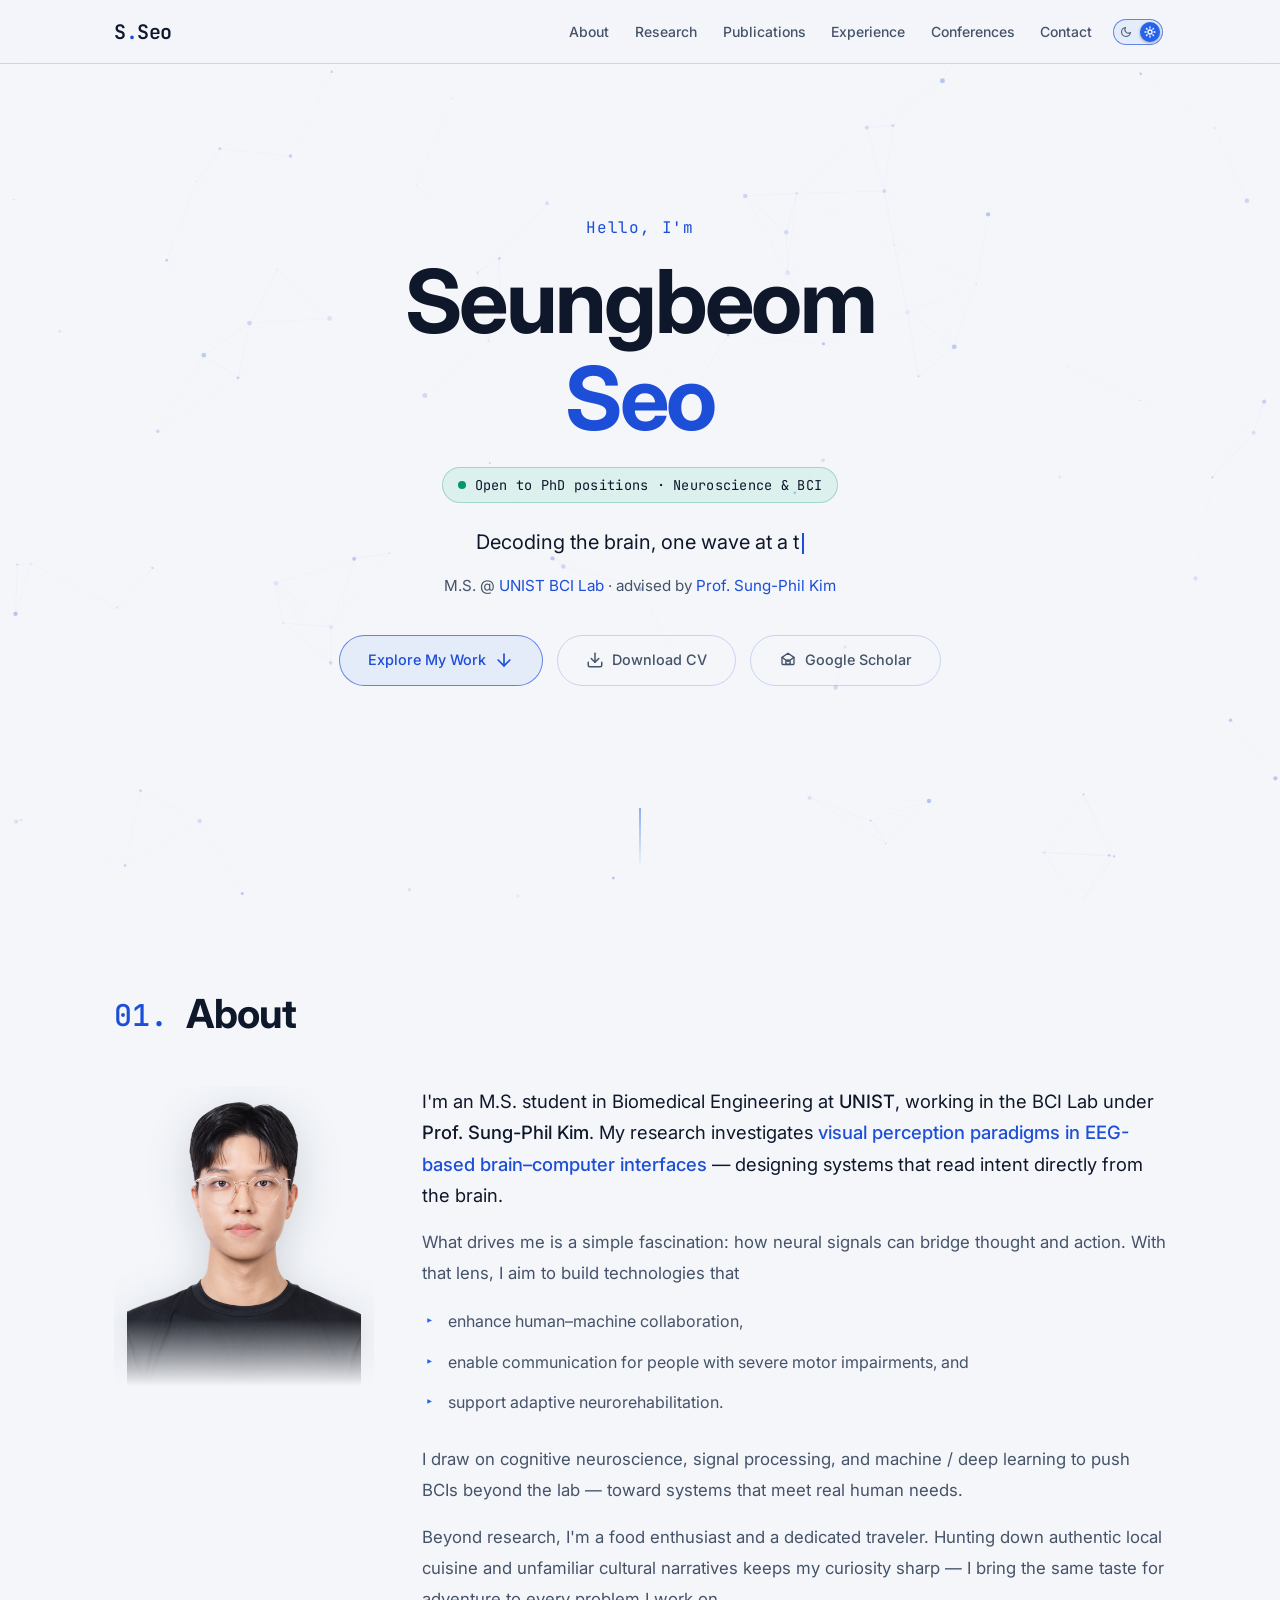
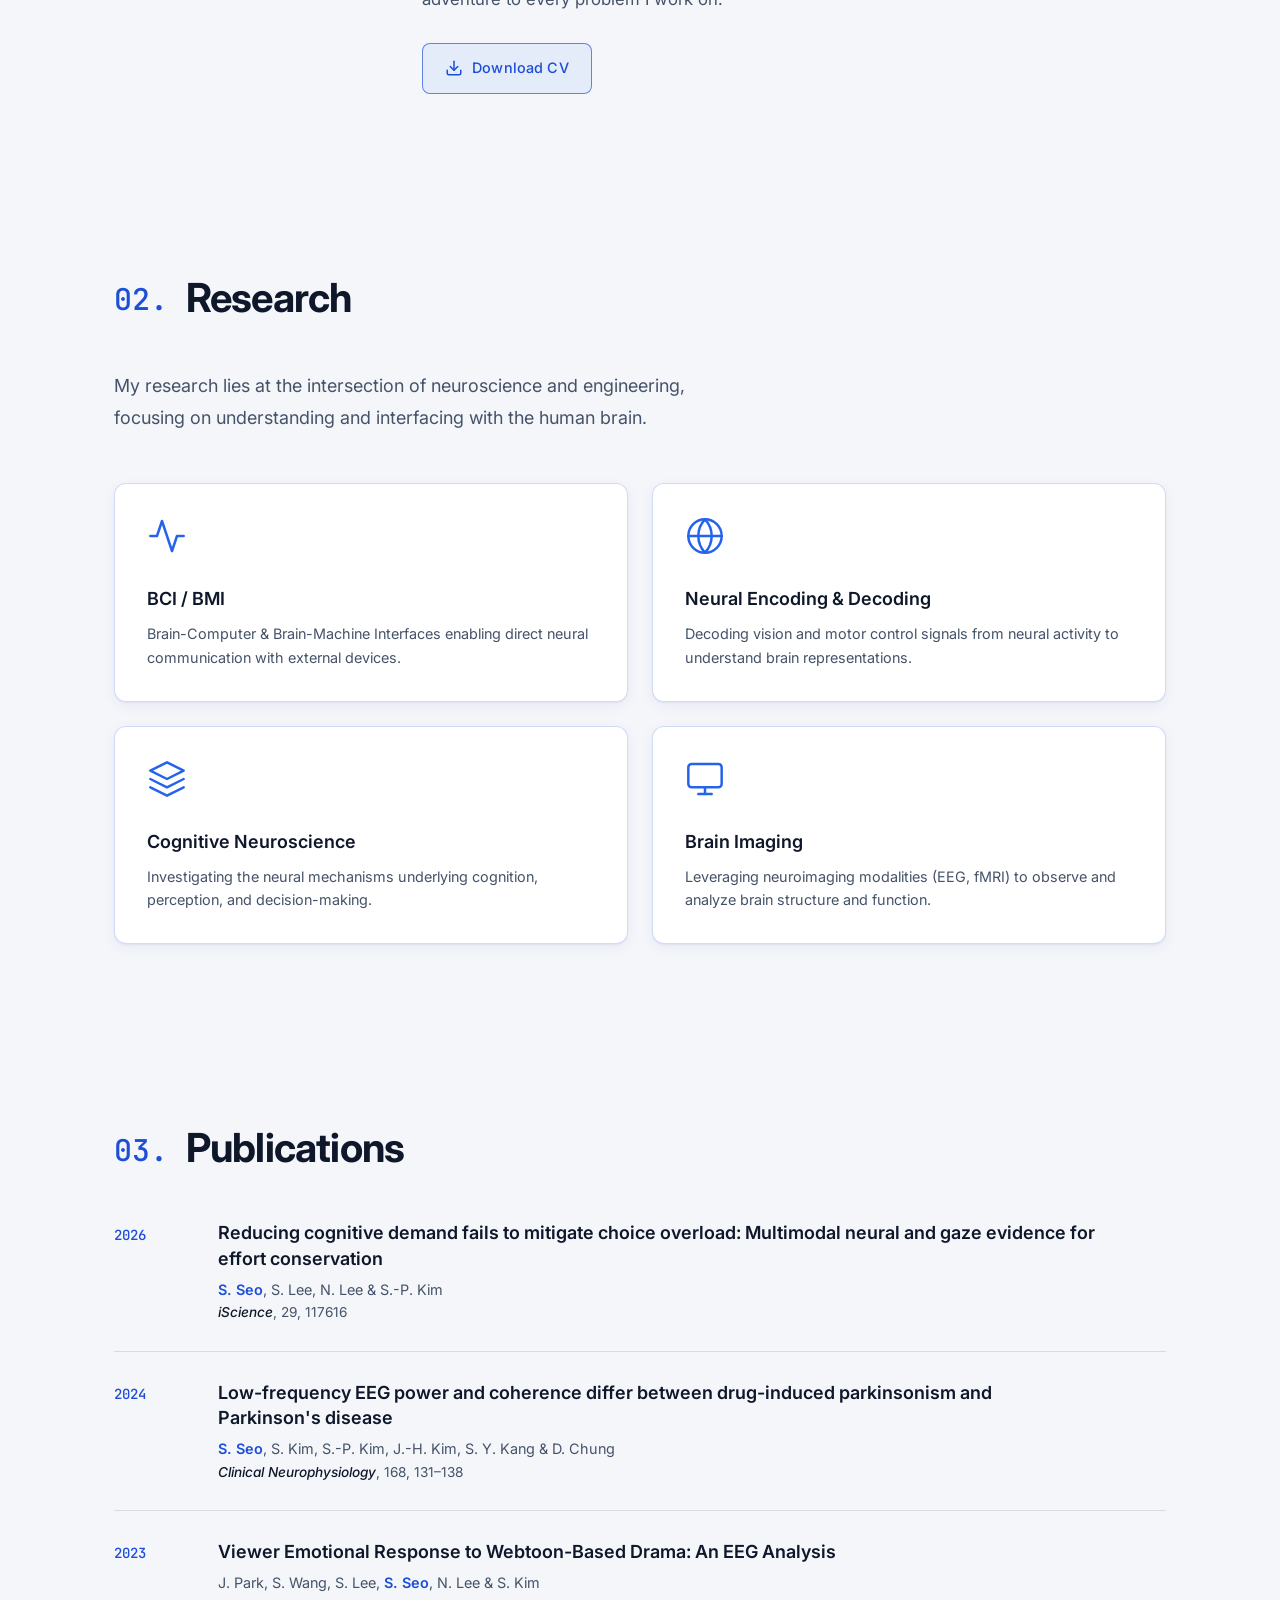
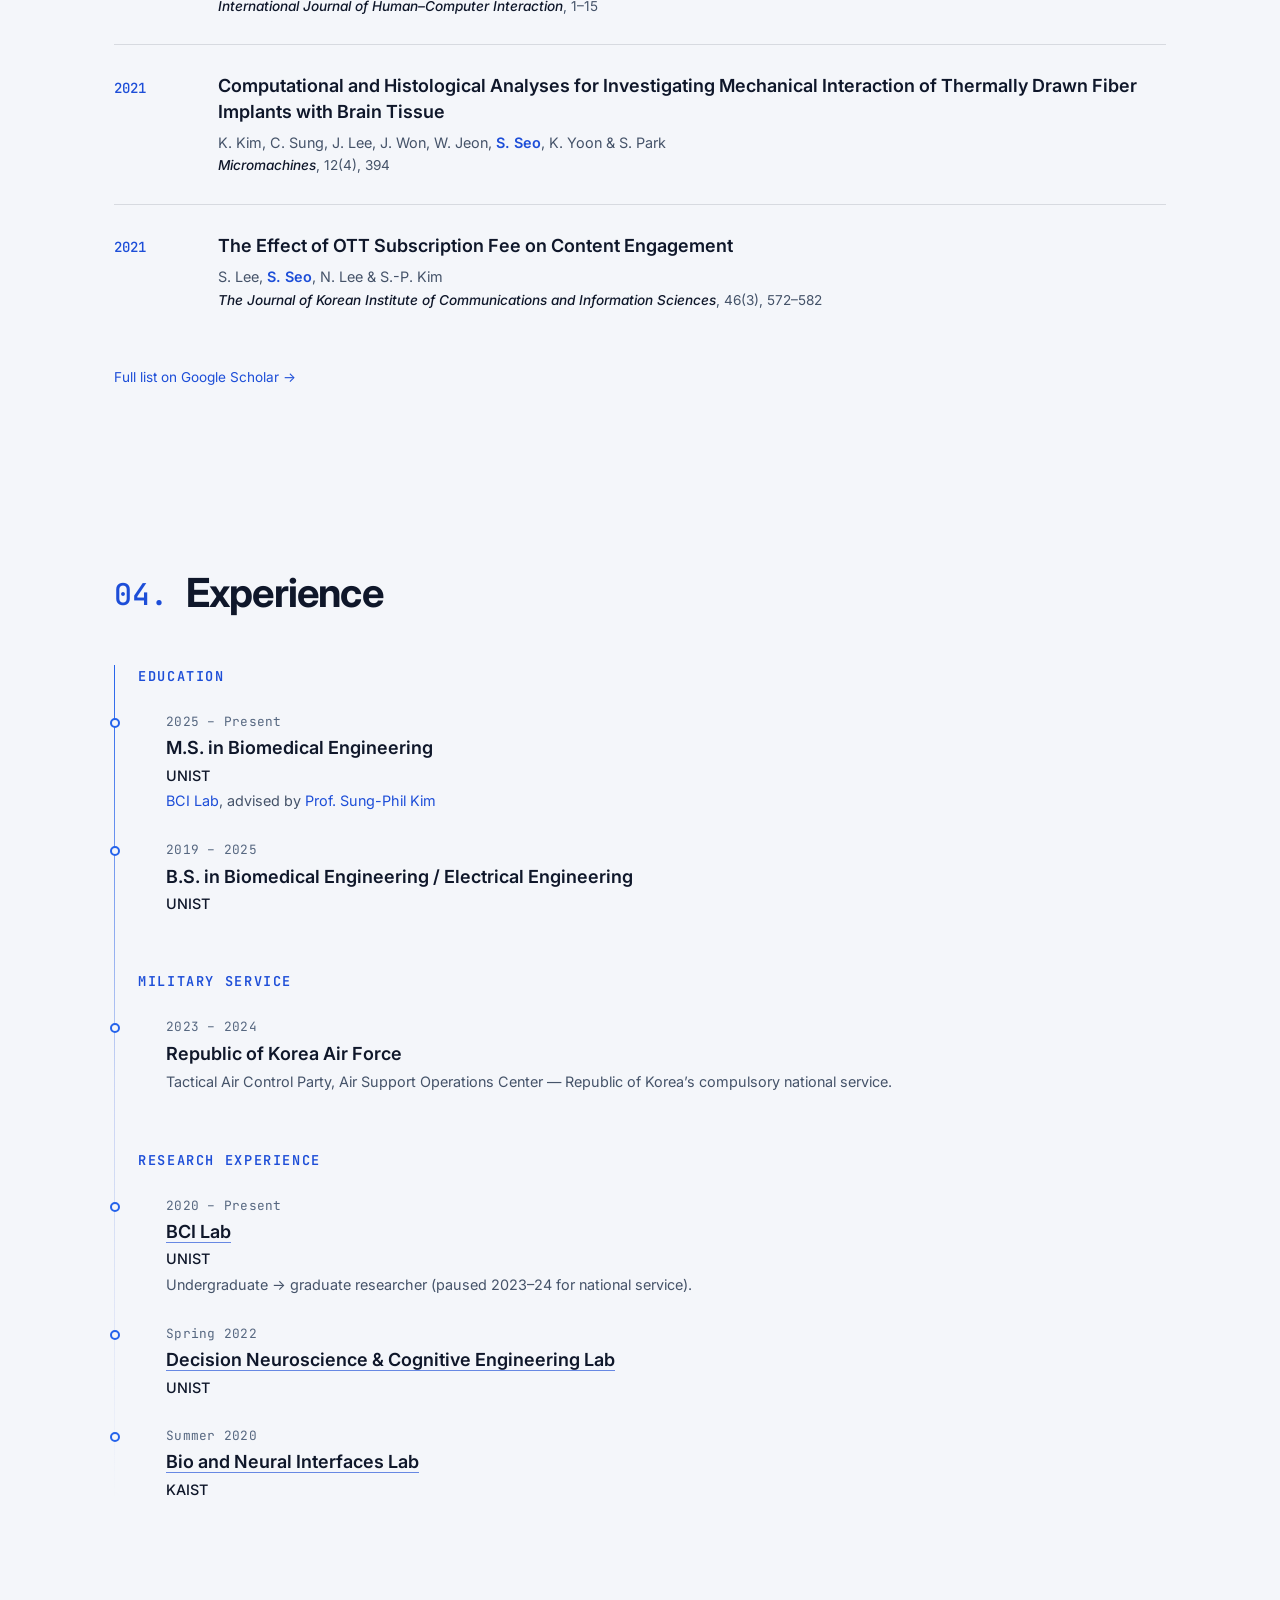
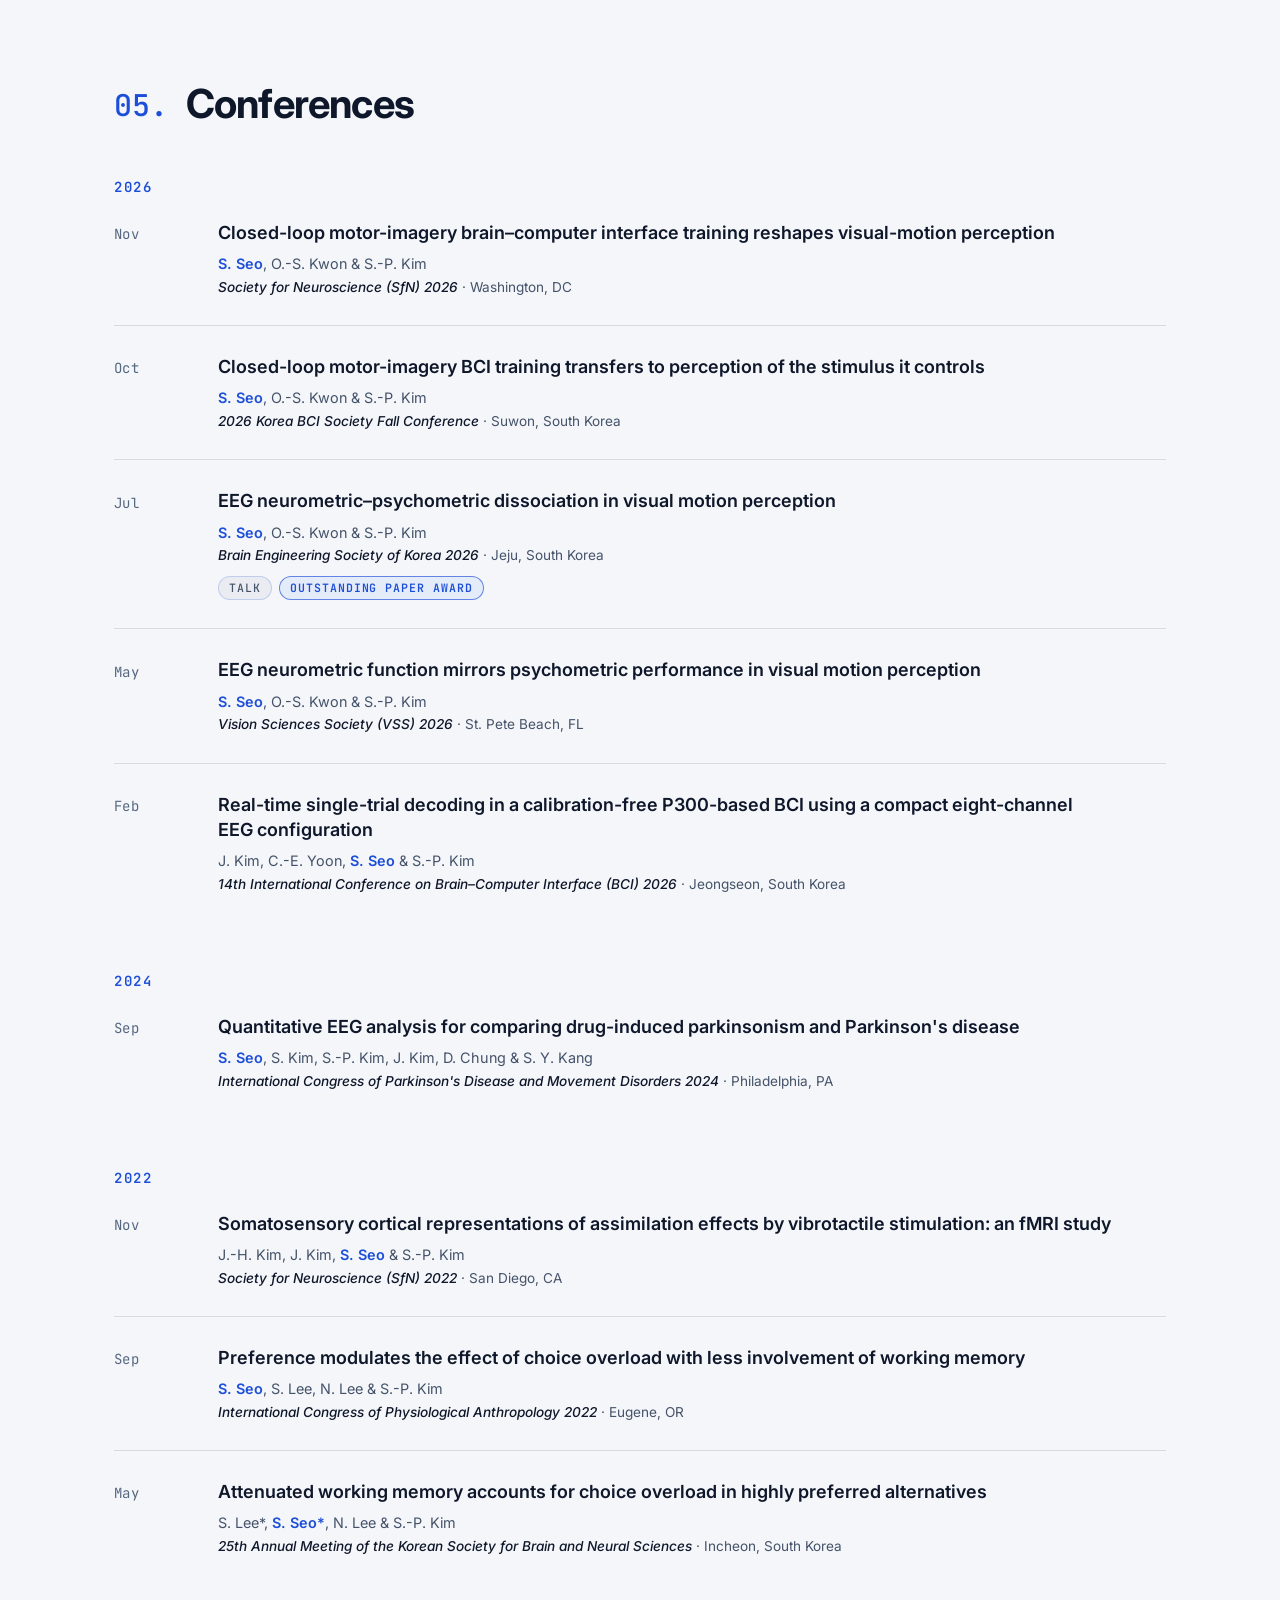
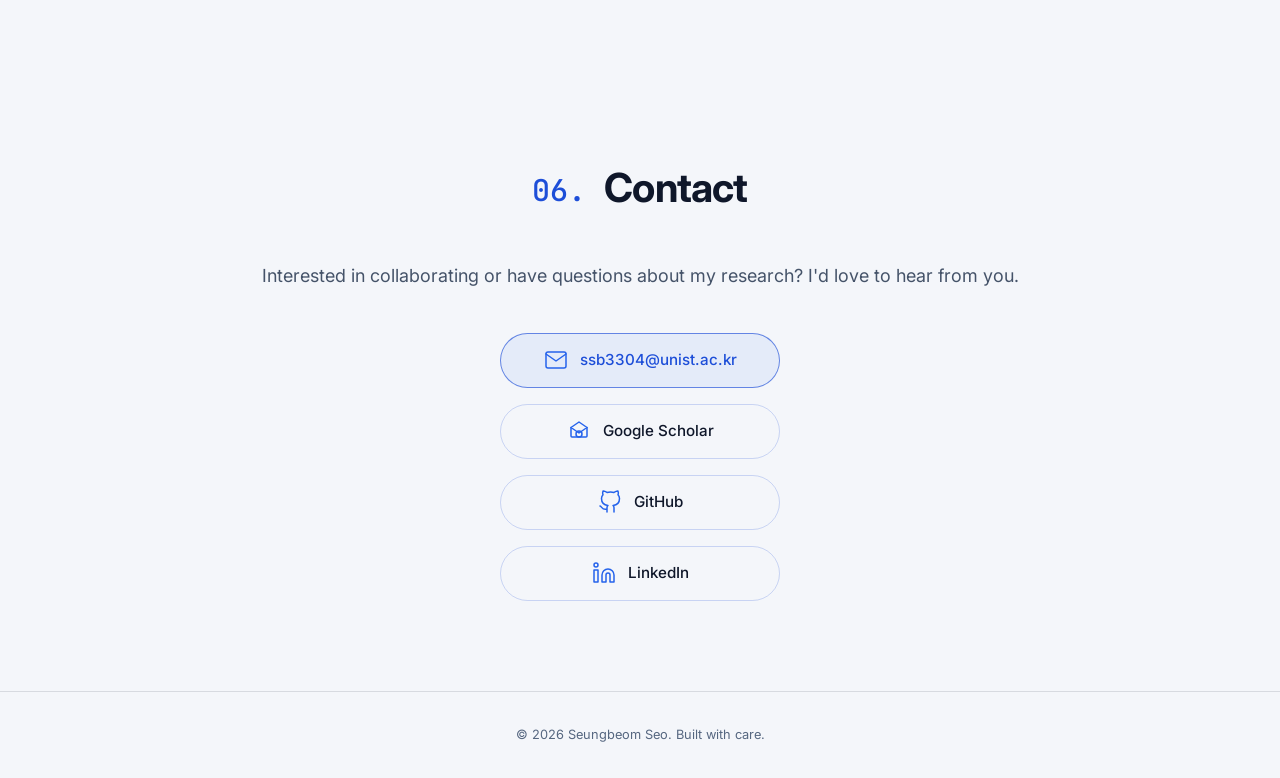
<file: docs/index.html>
<!DOCTYPE html>
<html lang="en" data-theme="light">
<head>
  <meta charset="UTF-8">
  <meta name="viewport" content="width=device-width, initial-scale=1.0">
  <meta name="theme-color" content="#f4f6fa">
  <!-- Set .js early so reveal-hidden state applies only when JS can restore it -->
  <script>
    document.documentElement.classList.add('js');
    // Theme bootstrap: LIGHT is the default (data-theme="light" ships in the
    // markup, so it holds even without JS). A saved 'dark' choice is applied
    // BEFORE the stylesheet paints so there is no flash of the light theme;
    // the theme-color meta above follows (#0a0e17 = dark --bg-primary).
    (function () {
      try {
        if (localStorage.getItem('theme') === 'dark') {
          document.documentElement.removeAttribute('data-theme');
          var m = document.querySelector('meta[name="theme-color"]');
          if (m) m.setAttribute('content', '#0a0e17');
        }
      } catch (e) { /* storage blocked: stay light */ }
    })();
  </script>
  <title>Seungbeom Seo — Neuroscience &amp; BCI Researcher</title>
  <meta name="description" content="Seungbeom Seo — M.S. student in Biomedical Engineering at UNIST, researching EEG-based brain–computer interfaces, neural decoding, and the cognitive neuroscience of visual perception.">
  <link rel="canonical" href="https://ssb3304.github.io/">
  <meta name="author" content="Seungbeom Seo">

  <!-- Icons -->
  <link rel="icon" href="/favicon.ico" sizes="32x32">
  <link rel="icon" type="image/svg+xml" href="/favicon.svg">
  <link rel="icon" type="image/png" sizes="32x32" href="/favicon-32.png">
  <link rel="icon" type="image/png" sizes="16x16" href="/favicon-16.png">
  <link rel="apple-touch-icon" href="/apple-touch-icon.png">
  <link rel="manifest" href="/site.webmanifest">

  <!-- Open Graph -->
  <meta property="og:type" content="profile">
  <meta property="og:title" content="Seungbeom Seo — Neuroscience &amp; BCI Researcher">
  <meta property="og:description" content="M.S. student at UNIST BCI Lab researching EEG-based brain–computer interfaces, neural decoding, and the cognitive neuroscience of visual perception.">
  <meta property="og:url" content="https://ssb3304.github.io/">
  <meta property="og:site_name" content="Seungbeom Seo">
  <meta property="og:image" content="https://ssb3304.github.io/images/og-image.png">
  <meta property="og:image:width" content="1200">
  <meta property="og:image:height" content="630">
  <meta property="og:image:alt" content="Seungbeom Seo — Neuroscience & Brain–Computer Interfaces, M.S. @ UNIST BCI Lab">
  <meta property="profile:first_name" content="Seungbeom">
  <meta property="profile:last_name" content="Seo">

  <!-- Twitter -->
  <meta name="twitter:card" content="summary_large_image">
  <meta name="twitter:title" content="Seungbeom Seo — Neuroscience &amp; BCI Researcher">
  <meta name="twitter:description" content="M.S. student at UNIST BCI Lab researching EEG-based brain–computer interfaces and neural decoding.">
  <meta name="twitter:image" content="https://ssb3304.github.io/images/og-image.png">

  <link rel="preconnect" href="https://fonts.googleapis.com">
  <link rel="preconnect" href="https://fonts.gstatic.com" crossorigin>
  <link href="https://fonts.googleapis.com/css2?family=Inter:ital,wght@0,300;0,400;0,500;0,600;0,700;1,400;1,500&family=JetBrains+Mono:wght@400;500&display=swap" rel="stylesheet">
  <link rel="stylesheet" href="css/style.css?v=8">

  <script type="application/ld+json">
  {
    "@context": "https://schema.org",
    "@type": "Person",
    "name": "Seungbeom Seo",
    "alternateName": "서승범",
    "jobTitle": "M.S. Student in Biomedical Engineering",
    "affiliation": {
      "@type": "CollegeOrUniversity",
      "name": "Ulsan National Institute of Science and Technology (UNIST)"
    },
    "url": "https://ssb3304.github.io/",
    "image": "https://ssb3304.github.io/images/profile.png",
    "email": "mailto:ssb3304@unist.ac.kr",
    "knowsAbout": ["Brain–Computer Interfaces", "Electroencephalography", "Neural Decoding", "Cognitive Neuroscience", "Visual Perception"],
    "sameAs": [
      "https://scholar.google.com/citations?user=KyTOVCUAAAAJ&hl=en",
      "https://github.com/ssb3304",
      "https://www.linkedin.com/in/seungbeom-seo-ab21672b4"
    ]
  }
  </script>
</head>
<body>
  <a class="skip-link" href="#main">Skip to content</a>

  <!-- Mobile menu backdrop -->
  <div class="nav__backdrop" id="nav-backdrop" aria-hidden="true"></div>

  <!-- Cursor glow -->
  <div class="cursor-glow" aria-hidden="true"></div>

  <!-- Particle canvas -->
  <canvas id="particle-canvas" aria-hidden="true"></canvas>

  <!-- Scroll progress bar -->
  <div class="scroll-progress" aria-hidden="true"></div>

  <!-- Navigation -->
  <nav class="nav" id="nav">
    <div class="nav__inner">
      <a href="#hero" class="nav__logo">S<span class="accent">.</span>Seo</a>
      <ul class="nav__links" id="nav-links">
        <li><a href="#about">About</a></li>
        <li><a href="#research">Research</a></li>
        <li><a href="#publications">Publications</a></li>
        <li><a href="#experience">Experience</a></li>
        <li><a href="#conferences">Conferences</a></li>
        <!-- Personal is hidden until real photos land (the section carries the hidden attribute)
        <li><a href="#personal">Personal</a></li>
        -->
        <li><a href="#contact">Contact</a></li>
      </ul>
      <div class="nav__actions">
        <!-- iOS-style switch: moon at the left end, sun at the right end, and a
             knob that slides onto the active side carrying its icon. Exposed as
             a switch (aria-checked = light on); main.js keeps it in sync. -->
        <button class="theme-toggle" id="theme-toggle" type="button" role="switch" aria-checked="true" aria-label="Light theme">
          <span class="theme-toggle__track" aria-hidden="true">
            <svg class="theme-toggle__icon" viewBox="0 0 24 24" fill="none" stroke="currentColor" stroke-width="2.4" stroke-linecap="round" stroke-linejoin="round"><path d="M21 12.79A9 9 0 1 1 11.21 3 7 7 0 0 0 21 12.79z"/></svg>
            <svg class="theme-toggle__icon" viewBox="0 0 24 24" fill="none" stroke="currentColor" stroke-width="2.4" stroke-linecap="round" stroke-linejoin="round"><circle cx="12" cy="12" r="4"/><path d="M12 2v2M12 20v2M4.93 4.93l1.41 1.41M17.66 17.66l1.41 1.41M2 12h2M20 12h2M4.93 19.07l1.41-1.41M17.66 6.34l1.41-1.41"/></svg>
            <span class="theme-toggle__knob">
              <svg class="theme-toggle__knob-icon theme-toggle__knob-icon--moon" viewBox="0 0 24 24" fill="none" stroke="currentColor" stroke-width="2.6" stroke-linecap="round" stroke-linejoin="round"><path d="M21 12.79A9 9 0 1 1 11.21 3 7 7 0 0 0 21 12.79z"/></svg>
              <svg class="theme-toggle__knob-icon theme-toggle__knob-icon--sun" viewBox="0 0 24 24" fill="none" stroke="currentColor" stroke-width="2.6" stroke-linecap="round" stroke-linejoin="round"><circle cx="12" cy="12" r="4"/><path d="M12 2v2M12 20v2M4.93 4.93l1.41 1.41M17.66 17.66l1.41 1.41M2 12h2M20 12h2M4.93 19.07l1.41-1.41M17.66 6.34l1.41-1.41"/></svg>
            </span>
          </span>
        </button>
        <button class="nav__hamburger" id="hamburger" aria-label="Toggle menu" aria-controls="nav-links" aria-expanded="false">
          <span></span><span></span><span></span>
        </button>
      </div>
    </div>
  </nav>
  <!-- Announces theme switches: a focused button whose name changes is not
       re-read by most screen readers. Filled by main.js. -->
  <span id="theme-status" class="sr-only" aria-live="polite"></span>

  <main id="main" tabindex="-1">

  <!-- Hero -->
  <section class="hero" id="hero">
    <div class="hero__content">
      <p class="hero__greeting reveal">Hello, I'm</p>
      <h1 class="hero__name reveal">
        <span class="hero__name-line">Seungbeom</span>
        <span class="hero__name-line accent">Seo</span>
      </h1>
      <p class="hero__status reveal">
        <span class="hero__status-dot" aria-hidden="true"></span>
        Open to PhD positions&nbsp;&middot; Neuroscience&nbsp;&amp;&nbsp;BCI
      </p>
      <p class="hero__subtitle reveal">Decoding the brain, one wave at a time.</p>
      <p class="hero__affiliation reveal">
        M.S. @ <a href="https://www.unist-bci.com/" target="_blank" rel="noopener">UNIST BCI Lab</a>
        &middot; advised by <a href="https://www.unist-bci.com/principal-investigator" target="_blank" rel="noopener">Prof. Sung-Phil Kim</a>
      </p>
      <div class="hero__actions reveal">
        <a href="#about" class="hero__cta hero__cta--primary">
          <span>Explore My Work</span>
          <svg width="20" height="20" viewBox="0 0 24 24" fill="none" stroke="currentColor" stroke-width="2" stroke-linecap="round" stroke-linejoin="round" aria-hidden="true"><line x1="12" y1="5" x2="12" y2="19"/><polyline points="19 12 12 19 5 12"/></svg>
        </a>
        <a href="documents/Seungbeom%20Seo%20%E2%80%94%20Curriculum%20Vitae.pdf" class="hero__cta hero__cta--ghost" target="_blank" rel="noopener">
          <svg width="18" height="18" viewBox="0 0 24 24" fill="none" stroke="currentColor" stroke-width="2" stroke-linecap="round" stroke-linejoin="round" aria-hidden="true"><path d="M21 15v4a2 2 0 0 1-2 2H5a2 2 0 0 1-2-2v-4"/><polyline points="7 10 12 15 17 10"/><line x1="12" y1="15" x2="12" y2="3"/></svg>
          <span>Download CV</span>
        </a>
        <a href="https://scholar.google.com/citations?user=KyTOVCUAAAAJ&amp;hl=en" class="hero__cta hero__cta--ghost" target="_blank" rel="noopener">
          <svg width="18" height="18" viewBox="0 0 24 24" fill="none" stroke="currentColor" stroke-width="1.8" stroke-linecap="round" stroke-linejoin="round" aria-hidden="true"><path d="M12 14l-8-5.5L12 3l8 5.5z"/><path d="M4 8.5V17a1 1 0 001 1h14a1 1 0 001-1V8.5"/><circle cx="12" cy="15" r="3"/></svg>
          <span>Google Scholar</span>
        </a>
      </div>
    </div>
    <div class="hero__scroll-indicator" aria-hidden="true">
      <div class="hero__scroll-line"></div>
    </div>
  </section>

  <!-- About -->
  <section class="section" id="about">
    <div class="container">
      <h2 class="section__title reveal">
        <span class="section__number" aria-hidden="true">01.</span> About
      </h2>
      <div class="about__grid">
        <div class="about__photo reveal">
          <div class="about__photo-frame">
            <!-- Two renditions of the same portrait: the navy studio backdrop
                 dissolves into the dark page; the transparent cutout sits on
                 the light page (CSS swaps them, only one is in the
                 accessibility tree). -->
            <img src="images/profile.png" alt="Seungbeom Seo" class="about__photo-img about__photo-img--dark">
            <img src="images/profile-cutout.png" alt="Seungbeom Seo" class="about__photo-img about__photo-img--light">
          </div>
        </div>
        <div class="about__text reveal">
          <p class="about__lead">
            I'm an M.S. student in Biomedical Engineering at <strong>UNIST</strong>, working in the BCI Lab under <strong>Prof. Sung-Phil Kim</strong>. My research investigates <em>visual perception paradigms in EEG-based brain&ndash;computer interfaces</em> &mdash; designing systems that read intent directly from the brain.
          </p>
          <p>What drives me is a simple fascination: how neural signals can bridge thought and action. With that lens, I aim to build technologies that</p>
          <ul class="about__goals">
            <li>enhance human&ndash;machine collaboration,</li>
            <li>enable communication for people with severe motor impairments, and</li>
            <li>support adaptive neurorehabilitation.</li>
          </ul>
          <p>
            I draw on cognitive neuroscience, signal processing, and machine / deep learning to push BCIs beyond the lab &mdash; toward systems that meet real human needs.
          </p>
          <p>
            Beyond research, I'm a food enthusiast and a dedicated traveler. Hunting down authentic local cuisine and unfamiliar cultural narratives keeps my curiosity sharp &mdash; I bring the same taste for adventure to every problem I work on.
          </p>
          <a href="documents/Seungbeom%20Seo%20%E2%80%94%20Curriculum%20Vitae.pdf" class="about__cv-btn" target="_blank" rel="noopener">
            <svg width="18" height="18" viewBox="0 0 24 24" fill="none" stroke="currentColor" stroke-width="2" stroke-linecap="round" stroke-linejoin="round" aria-hidden="true">
              <path d="M21 15v4a2 2 0 0 1-2 2H5a2 2 0 0 1-2-2v-4"/>
              <polyline points="7 10 12 15 17 10"/>
              <line x1="12" y1="15" x2="12" y2="3"/>
            </svg>
            <span>Download CV</span>
          </a>
        </div>
      </div>
    </div>
  </section>

  <!-- Research -->
  <section class="section section--alt" id="research">
    <div class="container">
      <h2 class="section__title reveal">
        <span class="section__number" aria-hidden="true">02.</span> Research
      </h2>
      <p class="section__intro reveal">My research lies at the intersection of neuroscience and engineering, focusing on understanding and interfacing with the human brain.</p>
      <div class="research__grid">
        <div class="research__card reveal" data-delay="0">
          <div class="research__card-icon">
            <svg width="40" height="40" viewBox="0 0 24 24" fill="none" stroke="currentColor" stroke-width="1.5" stroke-linecap="round" stroke-linejoin="round"><path d="M22 12h-4l-3 9L9 3l-3 9H2"/></svg>
          </div>
          <h3>BCI / BMI</h3>
          <p>Brain-Computer &amp; Brain-Machine Interfaces enabling direct neural communication with external devices.</p>
        </div>
        <div class="research__card reveal" data-delay="1">
          <div class="research__card-icon">
            <svg width="40" height="40" viewBox="0 0 24 24" fill="none" stroke="currentColor" stroke-width="1.5" stroke-linecap="round" stroke-linejoin="round"><circle cx="12" cy="12" r="10"/><path d="M12 2a14.5 14.5 0 0 0 0 20 14.5 14.5 0 0 0 0-20"/><path d="M2 12h20"/></svg>
          </div>
          <h3>Neural Encoding &amp; Decoding</h3>
          <p>Decoding vision and motor control signals from neural activity to understand brain representations.</p>
        </div>
        <div class="research__card reveal" data-delay="2">
          <div class="research__card-icon">
            <svg width="40" height="40" viewBox="0 0 24 24" fill="none" stroke="currentColor" stroke-width="1.5" stroke-linecap="round" stroke-linejoin="round"><path d="M12 2L2 7l10 5 10-5-10-5z"/><path d="M2 17l10 5 10-5"/><path d="M2 12l10 5 10-5"/></svg>
          </div>
          <h3>Cognitive Neuroscience</h3>
          <p>Investigating the neural mechanisms underlying cognition, perception, and decision-making.</p>
        </div>
        <div class="research__card reveal" data-delay="3">
          <div class="research__card-icon">
            <svg width="40" height="40" viewBox="0 0 24 24" fill="none" stroke="currentColor" stroke-width="1.5" stroke-linecap="round" stroke-linejoin="round"><rect x="2" y="3" width="20" height="14" rx="2"/><line x1="8" y1="21" x2="16" y2="21"/><line x1="12" y1="17" x2="12" y2="21"/></svg>
          </div>
          <h3>Brain Imaging</h3>
          <p>Leveraging neuroimaging modalities (EEG, fMRI) to observe and analyze brain structure and function.</p>
        </div>
      </div>
    </div>
  </section>

  <!-- Publications -->
  <section class="section" id="publications">
    <div class="container">
      <h2 class="section__title reveal">
        <span class="section__number" aria-hidden="true">03.</span> Publications
      </h2>
      <ol class="pub__list">
        <li class="reveal">
          <a href="https://doi.org/10.1016/j.isci.2026.117616" target="_blank" rel="noopener" class="pub__item">
            <div class="pub__year">2026</div>
            <div class="pub__details">
              <h3 class="pub__title">Reducing cognitive demand fails to mitigate choice overload: Multimodal neural and gaze evidence for effort conservation</h3>
              <p class="pub__authors"><strong>S. Seo</strong>, S. Lee, N. Lee &amp; S.-P. Kim</p>
              <p class="pub__venue"><cite>iScience</cite>, 29, 117616</p>
            </div>
            <span class="pub__arrow" aria-hidden="true">
              <svg width="18" height="18" viewBox="0 0 24 24" fill="none" stroke="currentColor" stroke-width="2" stroke-linecap="round" stroke-linejoin="round"><line x1="7" y1="17" x2="17" y2="7"/><polyline points="7 7 17 7 17 17"/></svg>
            </span>
          </a>
        </li>
        <li class="reveal">
          <a href="https://doi.org/10.1016/j.clinph.2024.10.013" target="_blank" rel="noopener" class="pub__item">
            <div class="pub__year">2024</div>
            <div class="pub__details">
              <h3 class="pub__title">Low-frequency EEG power and coherence differ between drug-induced parkinsonism and Parkinson's disease</h3>
              <p class="pub__authors"><strong>S. Seo</strong>, S. Kim, S.-P. Kim, J.-H. Kim, S. Y. Kang &amp; D. Chung</p>
              <p class="pub__venue"><cite>Clinical Neurophysiology</cite>, 168, 131&ndash;138</p>
            </div>
            <span class="pub__arrow" aria-hidden="true">
              <svg width="18" height="18" viewBox="0 0 24 24" fill="none" stroke="currentColor" stroke-width="2" stroke-linecap="round" stroke-linejoin="round"><line x1="7" y1="17" x2="17" y2="7"/><polyline points="7 7 17 7 17 17"/></svg>
            </span>
          </a>
        </li>
        <li class="reveal">
          <a href="https://doi.org/10.1080/10447318.2023.2285647" target="_blank" rel="noopener" class="pub__item">
            <div class="pub__year">2023</div>
            <div class="pub__details">
              <h3 class="pub__title">Viewer Emotional Response to Webtoon-Based Drama: An EEG Analysis</h3>
              <p class="pub__authors">J. Park, S. Wang, S. Lee, <strong>S. Seo</strong>, N. Lee &amp; S. Kim</p>
              <p class="pub__venue"><cite>International Journal of Human&ndash;Computer Interaction</cite>, 1&ndash;15</p>
            </div>
            <span class="pub__arrow" aria-hidden="true">
              <svg width="18" height="18" viewBox="0 0 24 24" fill="none" stroke="currentColor" stroke-width="2" stroke-linecap="round" stroke-linejoin="round"><line x1="7" y1="17" x2="17" y2="7"/><polyline points="7 7 17 7 17 17"/></svg>
            </span>
          </a>
        </li>
        <li class="reveal">
          <a href="https://doi.org/10.3390/mi12040394" target="_blank" rel="noopener" class="pub__item">
            <div class="pub__year">2021</div>
            <div class="pub__details">
              <h3 class="pub__title">Computational and Histological Analyses for Investigating Mechanical Interaction of Thermally Drawn Fiber Implants with Brain Tissue</h3>
              <p class="pub__authors">K. Kim, C. Sung, J. Lee, J. Won, W. Jeon, <strong>S. Seo</strong>, K. Yoon &amp; S. Park</p>
              <p class="pub__venue"><cite>Micromachines</cite>, 12(4), 394</p>
            </div>
            <span class="pub__arrow" aria-hidden="true">
              <svg width="18" height="18" viewBox="0 0 24 24" fill="none" stroke="currentColor" stroke-width="2" stroke-linecap="round" stroke-linejoin="round"><line x1="7" y1="17" x2="17" y2="7"/><polyline points="7 7 17 7 17 17"/></svg>
            </span>
          </a>
        </li>
        <li class="reveal">
          <a href="https://doi.org/10.7840/kics.2021.46.3.572" target="_blank" rel="noopener" class="pub__item">
            <div class="pub__year">2021</div>
            <div class="pub__details">
              <h3 class="pub__title">The Effect of OTT Subscription Fee on Content Engagement</h3>
              <p class="pub__authors">S. Lee, <strong>S. Seo</strong>, N. Lee &amp; S.-P. Kim</p>
              <p class="pub__venue"><cite>The Journal of Korean Institute of Communications and Information Sciences</cite>, 46(3), 572&ndash;582</p>
            </div>
            <span class="pub__arrow" aria-hidden="true">
              <svg width="18" height="18" viewBox="0 0 24 24" fill="none" stroke="currentColor" stroke-width="2" stroke-linecap="round" stroke-linejoin="round"><line x1="7" y1="17" x2="17" y2="7"/><polyline points="7 7 17 7 17 17"/></svg>
            </span>
          </a>
        </li>
      </ol>
      <p class="pub__footnote reveal">
        <a href="https://scholar.google.com/citations?user=KyTOVCUAAAAJ&amp;hl=en" target="_blank" rel="noopener">Full list on Google Scholar &rarr;</a>
      </p>
    </div>
  </section>

  <!-- Experience -->
  <section class="section section--alt" id="experience">
    <div class="container">
      <h2 class="section__title reveal">
        <span class="section__number" aria-hidden="true">04.</span> Experience
      </h2>
      <div class="timeline">
        <!-- Education -->
        <div class="timeline__group reveal">
          <h3 class="timeline__group-title">Education</h3>
          <div class="timeline__item">
            <div class="timeline__marker"></div>
            <div class="timeline__range">2025 &ndash; Present</div>
            <div class="timeline__content">
              <h4>M.S. in Biomedical Engineering</h4>
              <p class="timeline__org">UNIST</p>
              <p class="timeline__desc"><a href="https://www.unist-bci.com/" target="_blank" rel="noopener">BCI Lab</a>, advised by <a href="https://www.unist-bci.com/principal-investigator" target="_blank" rel="noopener">Prof. Sung-Phil Kim</a></p>
            </div>
          </div>
          <div class="timeline__item">
            <div class="timeline__marker"></div>
            <div class="timeline__range">2019 &ndash; 2025</div>
            <div class="timeline__content">
              <h4>B.S. in Biomedical Engineering / Electrical Engineering</h4>
              <p class="timeline__org">UNIST</p>
            </div>
          </div>
        </div>
        <!-- Service -->
        <div class="timeline__group reveal">
          <h3 class="timeline__group-title">Military Service</h3>
          <div class="timeline__item">
            <div class="timeline__marker"></div>
            <div class="timeline__range">2023 &ndash; 2024</div>
            <div class="timeline__content">
              <h4>Republic of Korea Air Force</h4>
              <p class="timeline__desc">Tactical Air Control Party, Air Support Operations Center &mdash; Republic of Korea&rsquo;s compulsory national service.</p>
            </div>
          </div>
        </div>
        <!-- Research -->
        <div class="timeline__group reveal">
          <h3 class="timeline__group-title">Research Experience</h3>
          <div class="timeline__item">
            <div class="timeline__marker"></div>
            <div class="timeline__range">2020 &ndash; Present</div>
            <div class="timeline__content">
              <h4><a href="https://www.unist-bci.com/" target="_blank" rel="noopener">BCI Lab</a></h4>
              <p class="timeline__org">UNIST</p>
              <p class="timeline__desc">Undergraduate &rarr; graduate researcher (paused 2023&ndash;24 for national service).</p>
            </div>
          </div>
          <div class="timeline__item">
            <div class="timeline__marker"></div>
            <div class="timeline__range">Spring 2022</div>
            <div class="timeline__content">
              <h4><a href="https://chungdongil.wixsite.com/dncelab" target="_blank" rel="noopener">Decision Neuroscience &amp; Cognitive Engineering Lab</a></h4>
              <p class="timeline__org">UNIST</p>
            </div>
          </div>
          <div class="timeline__item">
            <div class="timeline__marker"></div>
            <div class="timeline__range">Summer 2020</div>
            <div class="timeline__content">
              <h4><a href="https://www.bnilab.com/" target="_blank" rel="noopener">Bio and Neural Interfaces Lab</a></h4>
              <p class="timeline__org">KAIST</p>
            </div>
          </div>
        </div>
      </div>
    </div>
  </section>

  <!-- Conferences -->
  <section class="section section--alt" id="conferences">
    <div class="container">
      <h2 class="section__title reveal">
        <span class="section__number" aria-hidden="true">05.</span> Conferences
      </h2>
      <div class="conf-group">
        <h3 class="conf-group__title">2026</h3>
        <ol class="conf-list">
        <li class="reveal">
          <div class="conf-item">
            <div class="conf-item__date"><time datetime="2026-11">Nov</time><span class="sr-only"> 2026</span></div>
            <div class="conf-item__details">
              <h4 class="conf-item__title">Closed-loop motor-imagery brain&ndash;computer interface training reshapes visual-motion perception</h4>
              <p class="conf-item__authors"><strong>S. Seo</strong>, O.-S. Kwon &amp; S.-P. Kim</p>
              <p class="conf-item__venue"><cite>Society for Neuroscience (SfN) 2026</cite>&nbsp;&middot; <span class="conf-item__loc">Washington, DC</span></p>
            </div>
          </div>
        </li>
        <li class="reveal">
          <div class="conf-item">
            <div class="conf-item__date"><time datetime="2026-10">Oct</time><span class="sr-only"> 2026</span></div>
            <div class="conf-item__details">
              <h4 class="conf-item__title">Closed-loop motor-imagery BCI training transfers to perception of the stimulus it controls</h4>
              <p class="conf-item__authors"><strong>S. Seo</strong>, O.-S. Kwon &amp; S.-P. Kim</p>
              <p class="conf-item__venue"><cite>2026 Korea BCI Society Fall Conference</cite>&nbsp;&middot; <span class="conf-item__loc">Suwon, South Korea</span></p>
            </div>
          </div>
        </li>
        <li class="reveal">
          <div class="conf-item">
            <div class="conf-item__date"><time datetime="2026-07">Jul</time><span class="sr-only"> 2026</span></div>
            <div class="conf-item__details">
              <h4 class="conf-item__title">EEG neurometric&ndash;psychometric dissociation in visual motion perception</h4>
              <p class="conf-item__authors"><strong>S. Seo</strong>, O.-S. Kwon &amp; S.-P. Kim</p>
              <p class="conf-item__venue"><cite>Brain Engineering Society of Korea 2026</cite>&nbsp;&middot; <span class="conf-item__loc">Jeju, South Korea</span></p>
              <div class="pub__badges">
                <span class="pub__type">Talk</span>
                <span class="pub__status">Outstanding Paper Award</span>
              </div>
            </div>
          </div>
        </li>
        <li class="reveal">
          <div class="conf-item">
            <div class="conf-item__date"><time datetime="2026-05">May</time><span class="sr-only"> 2026</span></div>
            <div class="conf-item__details">
              <h4 class="conf-item__title">EEG neurometric function mirrors psychometric performance in visual motion perception</h4>
              <p class="conf-item__authors"><strong>S. Seo</strong>, O.-S. Kwon &amp; S.-P. Kim</p>
              <p class="conf-item__venue"><cite>Vision Sciences Society (VSS) 2026</cite>&nbsp;&middot; <span class="conf-item__loc">St. Pete Beach, FL</span></p>
            </div>
          </div>
        </li>
        <li class="reveal">
          <div class="conf-item">
            <div class="conf-item__date"><time datetime="2026-02">Feb</time><span class="sr-only"> 2026</span></div>
            <div class="conf-item__details">
              <h4 class="conf-item__title">Real-time single-trial decoding in a calibration-free P300-based BCI using a compact eight-channel EEG configuration</h4>
              <p class="conf-item__authors">J. Kim, C.-E. Yoon, <strong>S. Seo</strong> &amp; S.-P. Kim</p>
              <p class="conf-item__venue"><cite>14th International Conference on Brain&ndash;Computer Interface (BCI) 2026</cite>&nbsp;&middot; <span class="conf-item__loc">Jeongseon, South Korea</span></p>
            </div>
          </div>
        </li>
        </ol>
      </div>
      <div class="conf-group">
        <h3 class="conf-group__title">2024</h3>
        <ol class="conf-list">
        <li class="reveal">
          <div class="conf-item">
            <div class="conf-item__date"><time datetime="2024-09">Sep</time><span class="sr-only"> 2024</span></div>
            <div class="conf-item__details">
              <h4 class="conf-item__title">Quantitative EEG analysis for comparing drug-induced parkinsonism and Parkinson's disease</h4>
              <p class="conf-item__authors"><strong>S. Seo</strong>, S. Kim, S.-P. Kim, J. Kim, D. Chung &amp; S. Y. Kang</p>
              <p class="conf-item__venue"><cite>International Congress of Parkinson's Disease and Movement Disorders 2024</cite>&nbsp;&middot; <span class="conf-item__loc">Philadelphia, PA</span></p>
            </div>
          </div>
        </li>
        </ol>
      </div>
      <div class="conf-group">
        <h3 class="conf-group__title">2022</h3>
        <ol class="conf-list">
        <li class="reveal">
          <div class="conf-item">
            <div class="conf-item__date"><time datetime="2022-11">Nov</time><span class="sr-only"> 2022</span></div>
            <div class="conf-item__details">
              <h4 class="conf-item__title">Somatosensory cortical representations of assimilation effects by vibrotactile stimulation: an fMRI study</h4>
              <p class="conf-item__authors">J.-H. Kim, J. Kim, <strong>S. Seo</strong> &amp; S.-P. Kim</p>
              <p class="conf-item__venue"><cite>Society for Neuroscience (SfN) 2022</cite>&nbsp;&middot; <span class="conf-item__loc">San Diego, CA</span></p>
            </div>
          </div>
        </li>
        <li class="reveal">
          <div class="conf-item">
            <div class="conf-item__date"><time datetime="2022-09">Sep</time><span class="sr-only"> 2022</span></div>
            <div class="conf-item__details">
              <h4 class="conf-item__title">Preference modulates the effect of choice overload with less involvement of working memory</h4>
              <p class="conf-item__authors"><strong>S. Seo</strong>, S. Lee, N. Lee &amp; S.-P. Kim</p>
              <p class="conf-item__venue"><cite>International Congress of Physiological Anthropology 2022</cite>&nbsp;&middot; <span class="conf-item__loc">Eugene, OR</span></p>
            </div>
          </div>
        </li>
        <li class="reveal">
          <div class="conf-item">
            <div class="conf-item__date"><time datetime="2022-05">May</time><span class="sr-only"> 2022</span></div>
            <div class="conf-item__details">
              <h4 class="conf-item__title">Attenuated working memory accounts for choice overload in highly preferred alternatives</h4>
              <p class="conf-item__authors">S. Lee*, <strong>S. Seo*</strong>, N. Lee &amp; S.-P. Kim</p>
              <p class="conf-item__venue"><cite>25th Annual Meeting of the Korean Society for Brain and Neural Sciences</cite>&nbsp;&middot; <span class="conf-item__loc">Incheon, South Korea</span></p>
            </div>
          </div>
        </li>
        </ol>
      </div>
      <!-- TODO(content): photo-card design, parked while the section runs as a
           publications-style list (data source: the CV). To bring the photo dump
           back later, restore this wrapper, fill the cards from the list above,
           and add photos under docs/images/conferences/ (pipeline notes in
           content/CONTENT-TODO.md).
      <div class="conferences__grid">
        <article class="conf-card reveal" data-delay="0">
          <header class="conf-card__head">
            <div class="conf-card__meta">
              <span class="conf-card__city">City, Country</span>
              <span class="conf-card__date">YYYY</span>
            </div>
            <h3 class="conf-card__name">Conference Name</h3>
            <span class="conf-card__role">poster presentation</span>
          </header>
          <div class="conf-card__gallery">
            <div class="conf-thumb" style="--g1: #2a4a7a; --g2: #0f1f3a;"><span class="conf-thumb__tag">poster</span></div>
            <div class="conf-thumb" style="--g1: #3a5a8a; --g2: #182849;"><span class="conf-thumb__tag">session</span></div>
            <div class="conf-thumb" style="--g1: #4a3a6a; --g2: #1f1530;"><span class="conf-thumb__tag">city</span></div>
            <div class="conf-thumb" style="--g1: #6a3a2a; --g2: #2a1810;"><span class="conf-thumb__tag">food</span></div>
          </div>
        </article>
        <article class="conf-card reveal" data-delay="1">
          <header class="conf-card__head">
            <div class="conf-card__meta">
              <span class="conf-card__city">City, Country</span>
              <span class="conf-card__date">YYYY</span>
            </div>
            <h3 class="conf-card__name">Conference Name</h3>
            <span class="conf-card__role">oral talk</span>
          </header>
          <div class="conf-card__gallery">
            <div class="conf-thumb" style="--g1: #2a6a5a; --g2: #102a25;"><span class="conf-thumb__tag">talk</span></div>
            <div class="conf-thumb" style="--g1: #3a7a6a; --g2: #163530;"><span class="conf-thumb__tag">poster</span></div>
            <div class="conf-thumb" style="--g1: #6a5a2a; --g2: #2a2210;"><span class="conf-thumb__tag">city</span></div>
            <div class="conf-thumb" style="--g1: #7a4a3a; --g2: #2d1a13;"><span class="conf-thumb__tag">food</span></div>
          </div>
        </article>
        <article class="conf-card reveal" data-delay="2">
          <header class="conf-card__head">
            <div class="conf-card__meta">
              <span class="conf-card__city">City, Country</span>
              <span class="conf-card__date">YYYY</span>
            </div>
            <h3 class="conf-card__name">Conference Name</h3>
            <span class="conf-card__role">poster presentation</span>
          </header>
          <div class="conf-card__gallery">
            <div class="conf-thumb" style="--g1: #5a3a6a; --g2: #1f1428;"><span class="conf-thumb__tag">poster</span></div>
            <div class="conf-thumb" style="--g1: #4a3a7a; --g2: #18102e;"><span class="conf-thumb__tag">session</span></div>
            <div class="conf-thumb" style="--g1: #3a4a8a; --g2: #131f3a;"><span class="conf-thumb__tag">city</span></div>
            <div class="conf-thumb" style="--g1: #6a2a4a; --g2: #25101a;"><span class="conf-thumb__tag">moment</span></div>
          </div>
        </article>
        <article class="conf-card reveal" data-delay="3">
          <header class="conf-card__head">
            <div class="conf-card__meta">
              <span class="conf-card__city">City, Country</span>
              <span class="conf-card__date">YYYY</span>
            </div>
            <h3 class="conf-card__name">Conference Name</h3>
            <span class="conf-card__role">poster presentation</span>
          </header>
          <div class="conf-card__gallery">
            <div class="conf-thumb" style="--g1: #2a5a4a; --g2: #102822;"><span class="conf-thumb__tag">poster</span></div>
            <div class="conf-thumb" style="--g1: #4a5a3a; --g2: #1a2818;"><span class="conf-thumb__tag">session</span></div>
            <div class="conf-thumb" style="--g1: #6a4a2a; --g2: #2a1c10;"><span class="conf-thumb__tag">city</span></div>
            <div class="conf-thumb" style="--g1: #7a3a4a; --g2: #2a141c;"><span class="conf-thumb__tag">food</span></div>
          </div>
        </article>
      </div>
      -->
    </div>
  </section>

  <!-- Personal -->
  <!-- TODO(content): hidden until real photos exist. To bring it back: remove the
       hidden attribute, restore the nav link above, and renumber Contact to 07. -->
  <section class="section" id="personal" hidden>
    <div class="container">
      <h2 class="section__title reveal">
        <span class="section__number" aria-hidden="true">06.</span> Personal
      </h2>
      <p class="section__intro reveal">A glimpse beyond the lab &mdash; places I've wandered, plates I've cleaned, moments worth keeping.</p>
      <!-- TODO(content): placeholder collage, hidden until real photos land.
           Restore by removing this comment wrapper, swapping each gradient div
           for an <img> (EXIF-stripped, WebP-resized — see content/CONTENT-TODO.md),
           and updating the aria-label.
      <div class="personal__stack reveal" aria-label="Personal photo collage (placeholder)">
        <figure class="personal__card" data-i="0">
          <div class="personal__card-img" style="--g1: #2a4a7a; --g2: #0f1f3a;">
            <svg viewBox="0 0 24 24" fill="none" stroke="currentColor" stroke-width="1.2" stroke-linecap="round" stroke-linejoin="round" aria-hidden="true">
              <path d="M21 10c0 7-9 13-9 13s-9-6-9-13a9 9 0 0 1 18 0z"/>
              <circle cx="12" cy="10" r="3"/>
            </svg>
          </div>
          <figcaption>somewhere I&rsquo;ve been</figcaption>
        </figure>
        <figure class="personal__card" data-i="1">
          <div class="personal__card-img" style="--g1: #6a3a2a; --g2: #2a1810;">
            <svg viewBox="0 0 24 24" fill="none" stroke="currentColor" stroke-width="1.2" stroke-linecap="round" stroke-linejoin="round" aria-hidden="true">
              <path d="M18 8h1a4 4 0 0 1 0 8h-1"/>
              <path d="M2 8h16v9a4 4 0 0 1-4 4H6a4 4 0 0 1-4-4V8z"/>
              <line x1="6" y1="1" x2="6" y2="4"/>
              <line x1="10" y1="1" x2="10" y2="4"/>
              <line x1="14" y1="1" x2="14" y2="4"/>
            </svg>
          </div>
          <figcaption>something I ate</figcaption>
        </figure>
        <figure class="personal__card" data-i="2">
          <div class="personal__card-img" style="--g1: #2a6a5a; --g2: #102a25;">
            <svg viewBox="0 0 24 24" fill="none" stroke="currentColor" stroke-width="1.2" stroke-linecap="round" stroke-linejoin="round" aria-hidden="true">
              <circle cx="12" cy="12" r="10"/>
              <path d="M2 12h20"/>
              <path d="M12 2a14.5 14.5 0 0 0 0 20 14.5 14.5 0 0 0 0-20"/>
            </svg>
          </div>
          <figcaption>off the beaten path</figcaption>
        </figure>
        <figure class="personal__card" data-i="3">
          <div class="personal__card-img" style="--g1: #5a3a6a; --g2: #1a0f25;">
            <svg viewBox="0 0 24 24" fill="none" stroke="currentColor" stroke-width="1.2" stroke-linecap="round" stroke-linejoin="round" aria-hidden="true">
              <polygon points="12 2 15.09 8.26 22 9.27 17 14.14 18.18 21.02 12 17.77 5.82 21.02 7 14.14 2 9.27 8.91 8.26 12 2"/>
            </svg>
          </div>
          <figcaption>moments worth keeping</figcaption>
        </figure>
      </div>
      -->
      <p class="personal__note reveal">&mdash; Real photo collection coming soon &mdash;</p>
    </div>
  </section>

  <!-- Contact -->
  <section class="section section--alt" id="contact">
    <div class="container">
      <h2 class="section__title reveal">
        <span class="section__number" aria-hidden="true">06.</span> Contact
      </h2>
      <p class="contact__intro reveal">Interested in collaborating or have questions about my research? I'd love to hear from you.</p>
      <div class="contact__links reveal">
        <a href="mailto:ssb3304@unist.ac.kr" class="contact__link contact__link--primary magnetic">
          <svg width="24" height="24" viewBox="0 0 24 24" fill="none" stroke="currentColor" stroke-width="1.5" stroke-linecap="round" stroke-linejoin="round"><path d="M4 4h16c1.1 0 2 .9 2 2v12c0 1.1-.9 2-2 2H4c-1.1 0-2-.9-2-2V6c0-1.1.9-2 2-2z"/><polyline points="22,6 12,13 2,6"/></svg>
          <span>ssb3304@unist.ac.kr</span>
        </a>
        <a href="https://scholar.google.com/citations?user=KyTOVCUAAAAJ&amp;hl=en" target="_blank" rel="noopener" class="contact__link magnetic" aria-label="Google Scholar">
          <svg width="24" height="24" viewBox="0 0 24 24" fill="none" stroke="currentColor" stroke-width="1.5" stroke-linecap="round" stroke-linejoin="round"><path d="M12 14l-8-5.5L12 3l8 5.5z"/><path d="M4 8.5V17a1 1 0 001 1h14a1 1 0 001-1V8.5"/><circle cx="12" cy="15" r="3"/></svg>
          <span>Google Scholar</span>
        </a>
        <a href="https://github.com/ssb3304" target="_blank" rel="noopener" class="contact__link magnetic" aria-label="GitHub">
          <svg width="24" height="24" viewBox="0 0 24 24" fill="none" stroke="currentColor" stroke-width="1.5" stroke-linecap="round" stroke-linejoin="round"><path d="M9 19c-5 1.5-5-2.5-7-3m14 6v-3.87a3.37 3.37 0 0 0-.94-2.61c3.14-.35 6.44-1.54 6.44-7A5.44 5.44 0 0 0 20 4.77 5.07 5.07 0 0 0 19.91 1S18.73.65 16 2.48a13.38 13.38 0 0 0-7 0C6.27.65 5.09 1 5.09 1A5.07 5.07 0 0 0 5 4.77a5.44 5.44 0 0 0-1.5 3.78c0 5.42 3.3 6.61 6.44 7A3.37 3.37 0 0 0 9 18.13V22"/></svg>
          <span>GitHub</span>
        </a>
        <a href="https://www.linkedin.com/in/seungbeom-seo-ab21672b4" target="_blank" rel="noopener" class="contact__link magnetic" aria-label="LinkedIn">
          <svg width="24" height="24" viewBox="0 0 24 24" fill="none" stroke="currentColor" stroke-width="1.5" stroke-linecap="round" stroke-linejoin="round"><path d="M16 8a6 6 0 0 1 6 6v7h-4v-7a2 2 0 0 0-2-2 2 2 0 0 0-2 2v7h-4v-7a6 6 0 0 1 6-6z"/><rect x="2" y="9" width="4" height="12"/><circle cx="4" cy="4" r="2"/></svg>
          <span>LinkedIn</span>
        </a>
      </div>
    </div>
  </section>

  </main>

  <!-- Back to top -->
  <button class="back-to-top" id="back-to-top" aria-label="Back to top" title="Back to top">
    <svg width="20" height="20" viewBox="0 0 24 24" fill="none" stroke="currentColor" stroke-width="2" stroke-linecap="round" stroke-linejoin="round" aria-hidden="true"><line x1="12" y1="19" x2="12" y2="5"/><polyline points="5 12 12 5 19 12"/></svg>
  </button>

  <!-- Footer -->
  <footer class="footer">
    <p>&copy; 2026 Seungbeom Seo. Built with care.</p>
  </footer>

  <script src="js/main.js?v=7"></script>
</body>
</html>
</file>
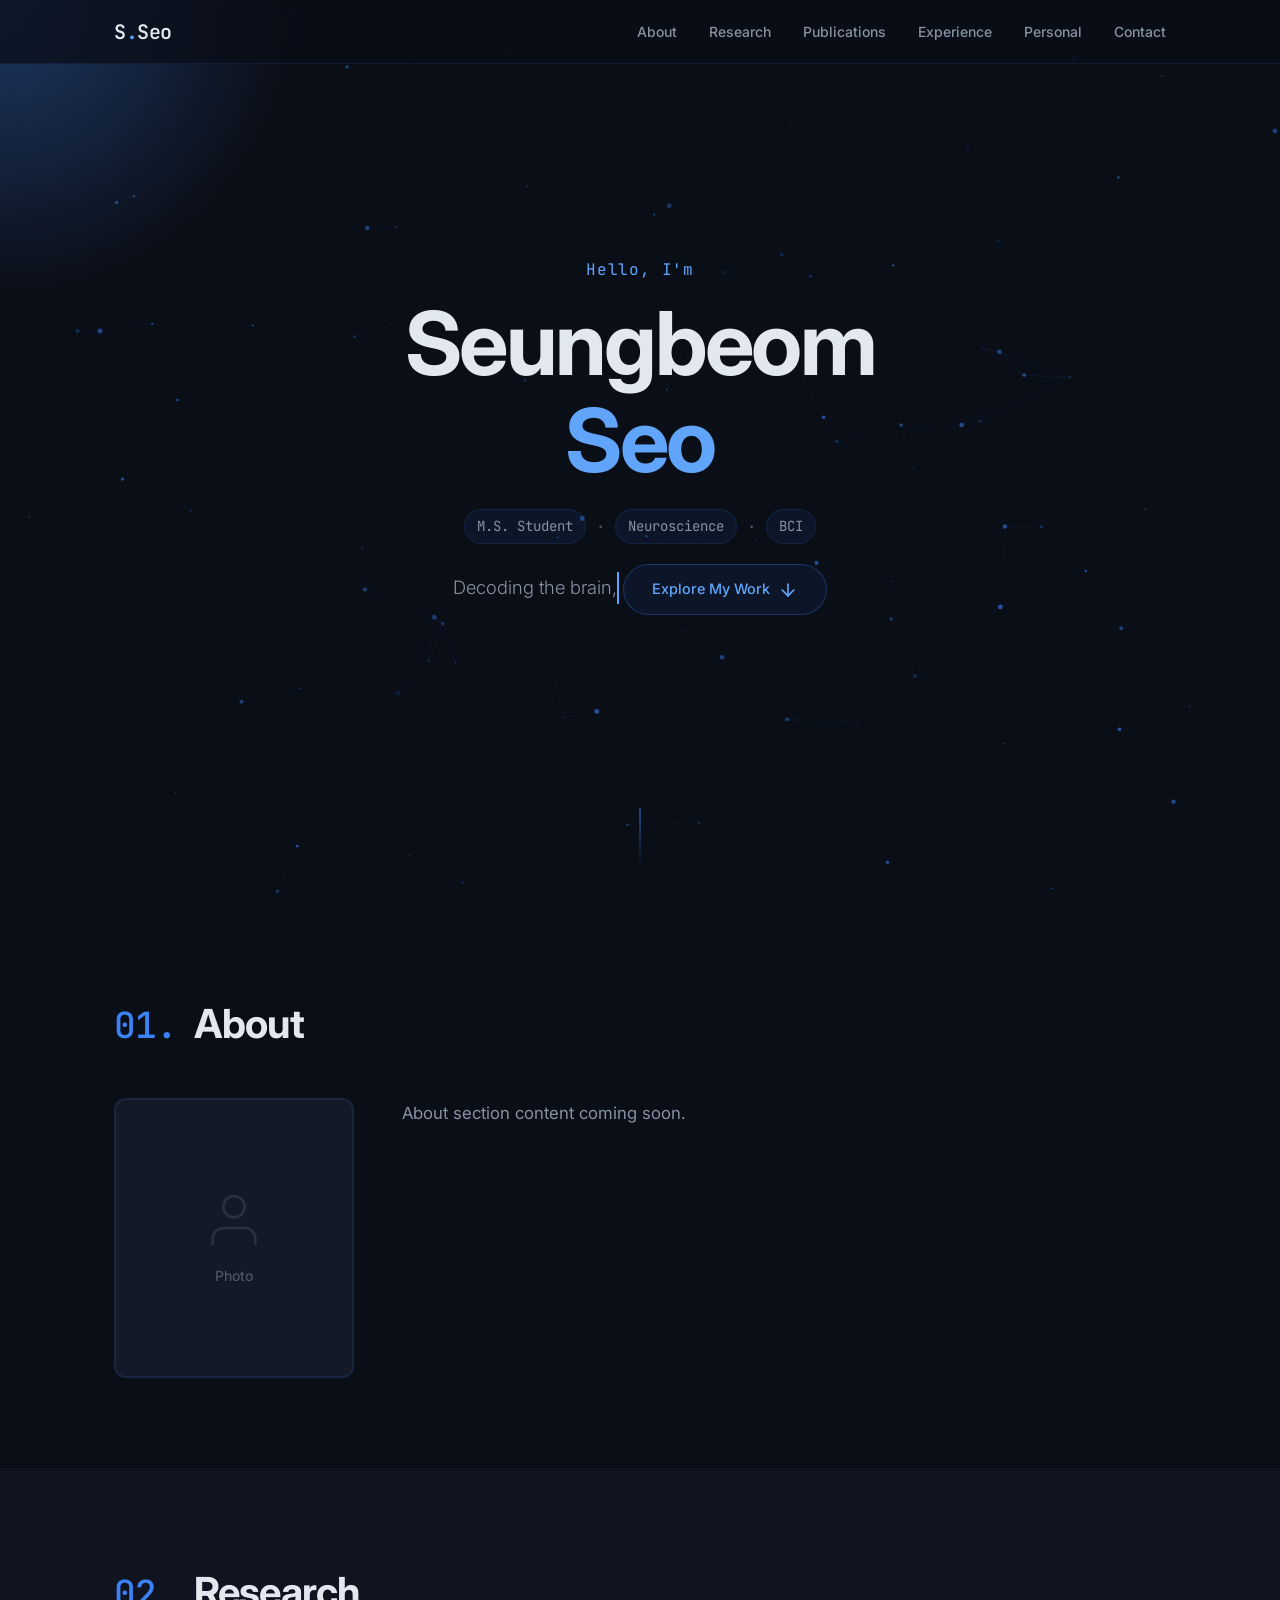
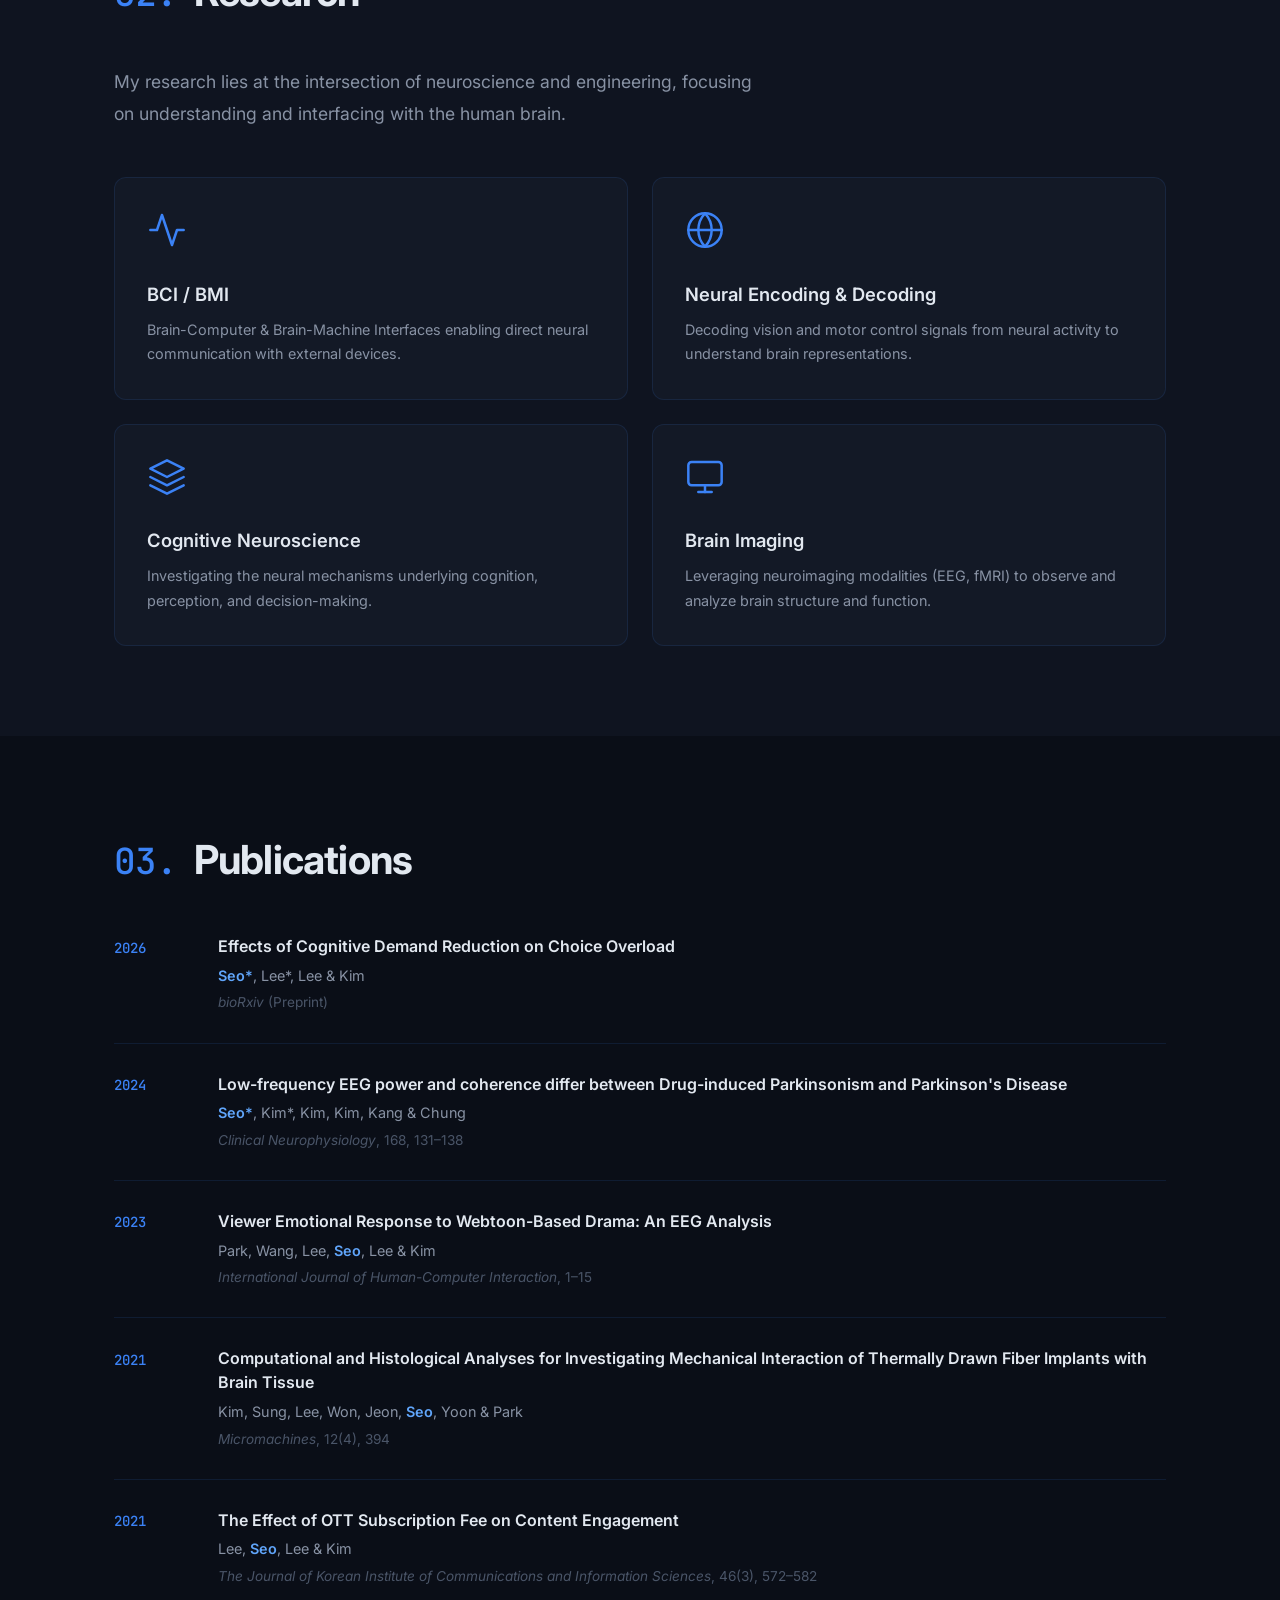
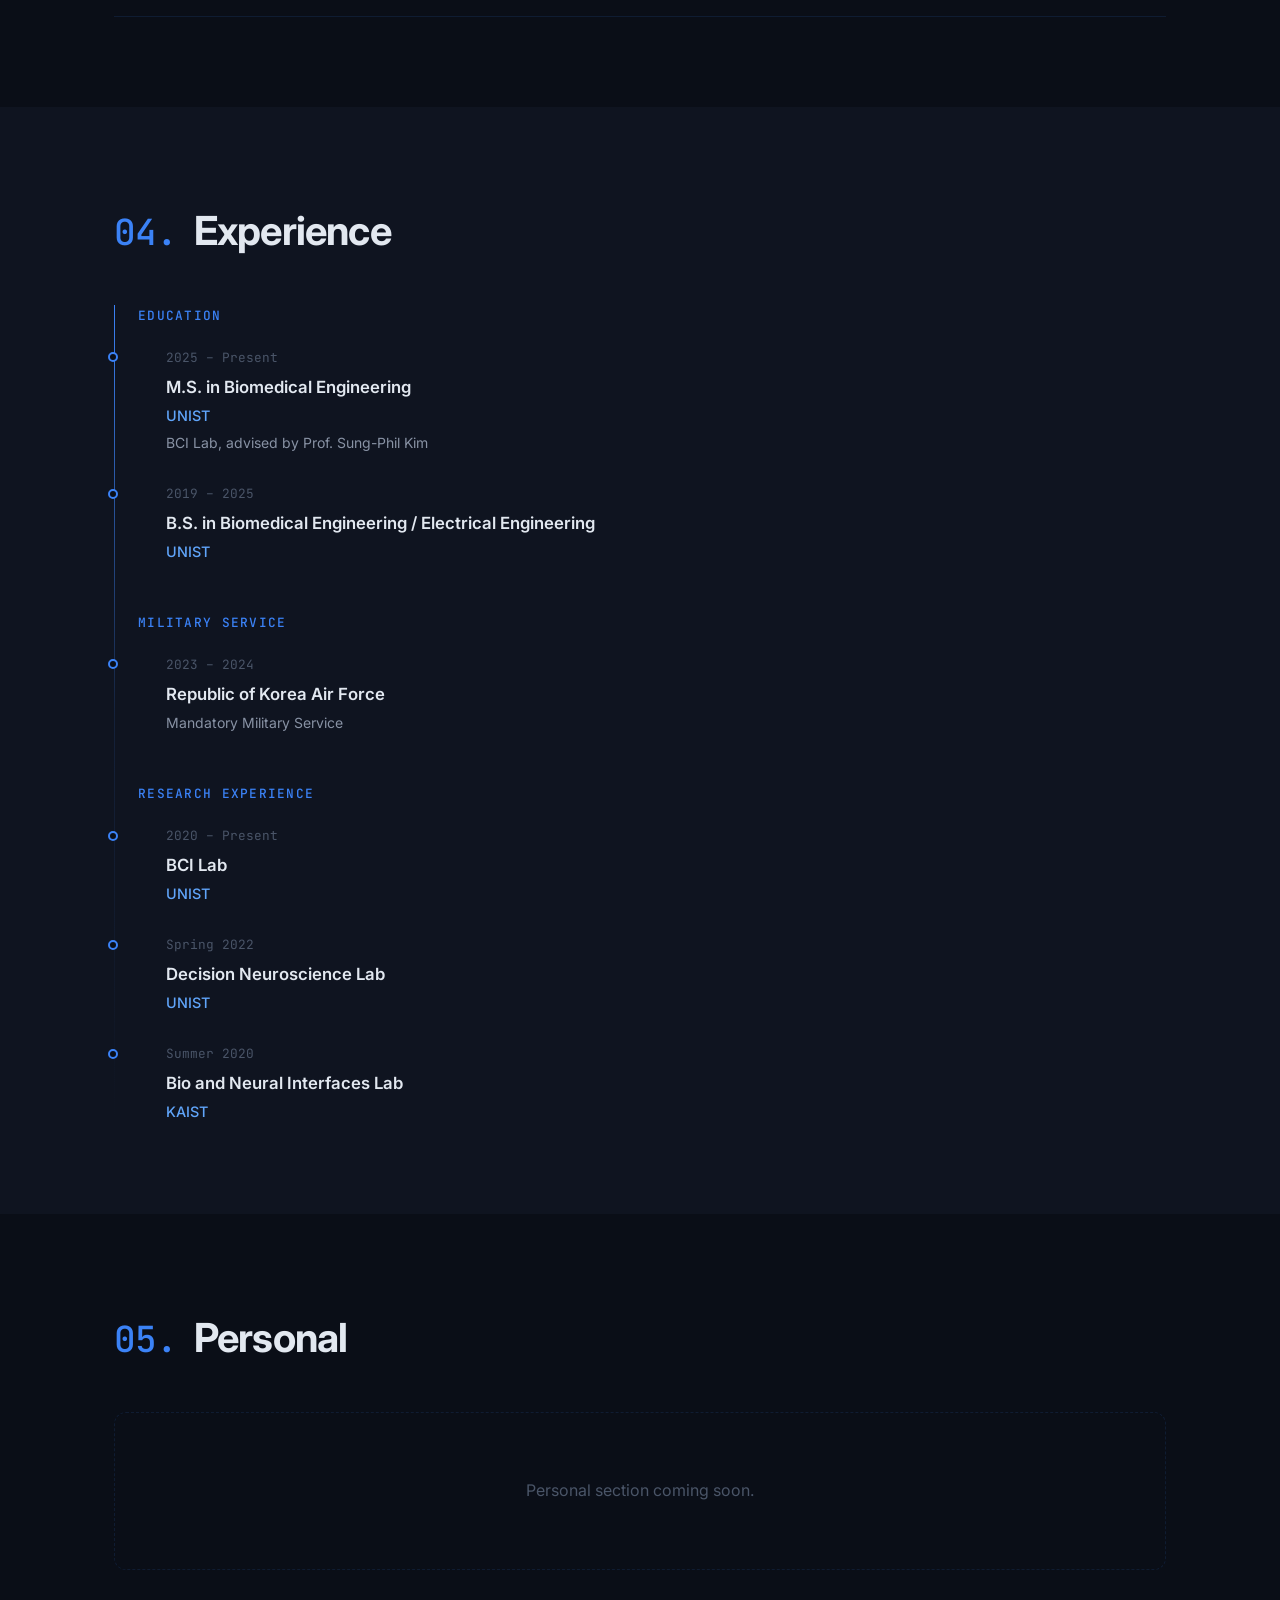
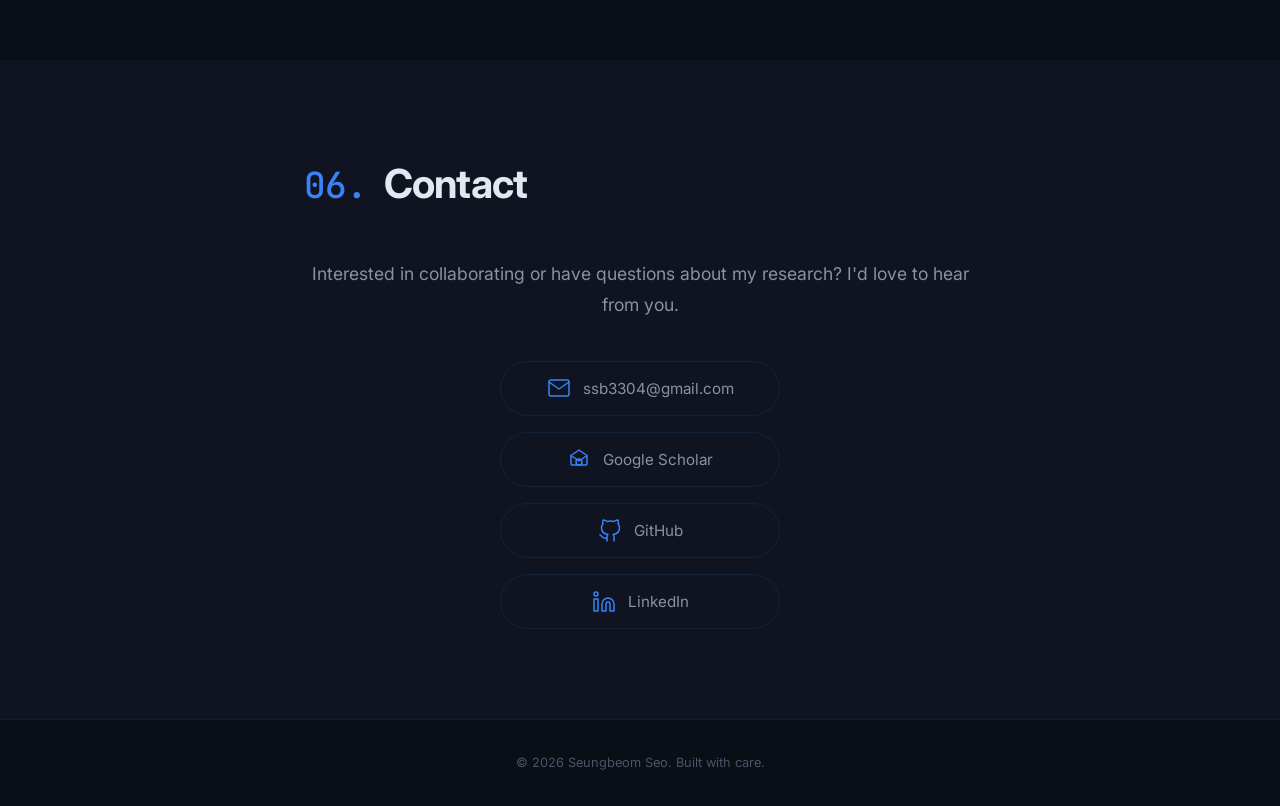
<file: site/index.html>
<!DOCTYPE html>
<html lang="en">
<head>
  <meta charset="UTF-8">
  <meta name="viewport" content="width=device-width, initial-scale=1.0">
  <title>Seungbeom Seo — Neuroscience &amp; BCI Researcher</title>
  <meta name="description" content="Seungbeom Seo — M.S. student in Biomedical Engineering at UNIST, researching Brain-Computer Interfaces, Neural Decoding, and Cognitive Neuroscience.">
  <link rel="preconnect" href="https://fonts.googleapis.com">
  <link rel="preconnect" href="https://fonts.gstatic.com" crossorigin>
  <link href="https://fonts.googleapis.com/css2?family=Inter:wght@300;400;500;600;700&family=JetBrains+Mono:wght@400;500&display=swap" rel="stylesheet">
  <link rel="stylesheet" href="css/style.css">
</head>
<body>
  <!-- Cursor glow -->
  <div class="cursor-glow" aria-hidden="true"></div>

  <!-- Particle canvas -->
  <canvas id="particle-canvas" aria-hidden="true"></canvas>

  <!-- Scroll progress bar -->
  <div class="scroll-progress" aria-hidden="true"></div>

  <!-- Navigation -->
  <nav class="nav" id="nav">
    <div class="nav__inner">
      <a href="#hero" class="nav__logo">S<span class="accent">.</span>Seo</a>
      <button class="nav__hamburger" id="hamburger" aria-label="Toggle menu" aria-expanded="false">
        <span></span><span></span><span></span>
      </button>
      <ul class="nav__links" id="nav-links">
        <li><a href="#about">About</a></li>
        <li><a href="#research">Research</a></li>
        <li><a href="#publications">Publications</a></li>
        <li><a href="#experience">Experience</a></li>
        <li><a href="#personal">Personal</a></li>
        <li><a href="#contact">Contact</a></li>
      </ul>
    </div>
  </nav>

  <!-- Hero -->
  <section class="hero" id="hero">
    <div class="hero__content">
      <p class="hero__greeting reveal">Hello, I'm</p>
      <h1 class="hero__name reveal">
        <span class="hero__name-line">Seungbeom</span>
        <span class="hero__name-line accent">Seo</span>
      </h1>
      <div class="hero__tagline reveal">
        <span class="tag">M.S. Student</span>
        <span class="tag-sep">&middot;</span>
        <span class="tag">Neuroscience</span>
        <span class="tag-sep">&middot;</span>
        <span class="tag">BCI</span>
      </div>
      <p class="hero__subtitle reveal">Decoding the brain, one signal at a time.</p>
      <a href="#about" class="hero__cta reveal">
        <span>Explore My Work</span>
        <svg width="20" height="20" viewBox="0 0 24 24" fill="none" stroke="currentColor" stroke-width="2" stroke-linecap="round" stroke-linejoin="round"><line x1="12" y1="5" x2="12" y2="19"/><polyline points="19 12 12 19 5 12"/></svg>
      </a>
    </div>
    <div class="hero__scroll-indicator" aria-hidden="true">
      <div class="hero__scroll-line"></div>
    </div>
  </section>

  <!-- About -->
  <section class="section" id="about">
    <div class="container">
      <h2 class="section__title reveal">
        <span class="section__number">01.</span> About
      </h2>
      <div class="about__grid">
        <div class="about__photo reveal">
          <div class="about__photo-frame">
            <div class="about__photo-placeholder">
              <svg width="64" height="64" viewBox="0 0 24 24" fill="none" stroke="currentColor" stroke-width="1" stroke-linecap="round" stroke-linejoin="round"><path d="M20 21v-2a4 4 0 0 0-4-4H8a4 4 0 0 0-4 4v2"/><circle cx="12" cy="7" r="4"/></svg>
              <span>Photo</span>
            </div>
          </div>
        </div>
        <div class="about__text reveal">
          <p>About section content coming soon.</p>
        </div>
      </div>
    </div>
  </section>

  <!-- Research -->
  <section class="section section--alt" id="research">
    <div class="container">
      <h2 class="section__title reveal">
        <span class="section__number">02.</span> Research
      </h2>
      <p class="section__intro reveal">My research lies at the intersection of neuroscience and engineering, focusing on understanding and interfacing with the human brain.</p>
      <div class="research__grid">
        <div class="research__card reveal magnetic" data-delay="0">
          <div class="research__card-icon">
            <svg width="40" height="40" viewBox="0 0 24 24" fill="none" stroke="currentColor" stroke-width="1.5" stroke-linecap="round" stroke-linejoin="round"><path d="M22 12h-4l-3 9L9 3l-3 9H2"/></svg>
          </div>
          <h3>BCI / BMI</h3>
          <p>Brain-Computer &amp; Brain-Machine Interfaces enabling direct neural communication with external devices.</p>
        </div>
        <div class="research__card reveal magnetic" data-delay="1">
          <div class="research__card-icon">
            <svg width="40" height="40" viewBox="0 0 24 24" fill="none" stroke="currentColor" stroke-width="1.5" stroke-linecap="round" stroke-linejoin="round"><circle cx="12" cy="12" r="10"/><path d="M12 2a14.5 14.5 0 0 0 0 20 14.5 14.5 0 0 0 0-20"/><path d="M2 12h20"/></svg>
          </div>
          <h3>Neural Encoding &amp; Decoding</h3>
          <p>Decoding vision and motor control signals from neural activity to understand brain representations.</p>
        </div>
        <div class="research__card reveal magnetic" data-delay="2">
          <div class="research__card-icon">
            <svg width="40" height="40" viewBox="0 0 24 24" fill="none" stroke="currentColor" stroke-width="1.5" stroke-linecap="round" stroke-linejoin="round"><path d="M12 2L2 7l10 5 10-5-10-5z"/><path d="M2 17l10 5 10-5"/><path d="M2 12l10 5 10-5"/></svg>
          </div>
          <h3>Cognitive Neuroscience</h3>
          <p>Investigating the neural mechanisms underlying cognition, perception, and decision-making.</p>
        </div>
        <div class="research__card reveal magnetic" data-delay="3">
          <div class="research__card-icon">
            <svg width="40" height="40" viewBox="0 0 24 24" fill="none" stroke="currentColor" stroke-width="1.5" stroke-linecap="round" stroke-linejoin="round"><rect x="2" y="3" width="20" height="14" rx="2"/><line x1="8" y1="21" x2="16" y2="21"/><line x1="12" y1="17" x2="12" y2="21"/></svg>
          </div>
          <h3>Brain Imaging</h3>
          <p>Leveraging neuroimaging modalities (EEG, fMRI) to observe and analyze brain structure and function.</p>
        </div>
      </div>
    </div>
  </section>

  <!-- Publications -->
  <section class="section" id="publications">
    <div class="container">
      <h2 class="section__title reveal">
        <span class="section__number">03.</span> Publications
      </h2>
      <ol class="pub__list">
        <li class="pub__item reveal">
          <div class="pub__year">2026</div>
          <div class="pub__details">
            <h3 class="pub__title">Effects of Cognitive Demand Reduction on Choice Overload</h3>
            <p class="pub__authors"><strong>Seo*</strong>, Lee*, Lee &amp; Kim</p>
            <p class="pub__venue"><em>bioRxiv</em> (Preprint)</p>
          </div>
        </li>
        <li class="pub__item reveal">
          <div class="pub__year">2024</div>
          <div class="pub__details">
            <h3 class="pub__title">Low-frequency EEG power and coherence differ between Drug-induced Parkinsonism and Parkinson's Disease</h3>
            <p class="pub__authors"><strong>Seo*</strong>, Kim*, Kim, Kim, Kang &amp; Chung</p>
            <p class="pub__venue"><em>Clinical Neurophysiology</em>, 168, 131&ndash;138</p>
          </div>
        </li>
        <li class="pub__item reveal">
          <div class="pub__year">2023</div>
          <div class="pub__details">
            <h3 class="pub__title">Viewer Emotional Response to Webtoon-Based Drama: An EEG Analysis</h3>
            <p class="pub__authors">Park, Wang, Lee, <strong>Seo</strong>, Lee &amp; Kim</p>
            <p class="pub__venue"><em>International Journal of Human-Computer Interaction</em>, 1&ndash;15</p>
          </div>
        </li>
        <li class="pub__item reveal">
          <div class="pub__year">2021</div>
          <div class="pub__details">
            <h3 class="pub__title">Computational and Histological Analyses for Investigating Mechanical Interaction of Thermally Drawn Fiber Implants with Brain Tissue</h3>
            <p class="pub__authors">Kim, Sung, Lee, Won, Jeon, <strong>Seo</strong>, Yoon &amp; Park</p>
            <p class="pub__venue"><em>Micromachines</em>, 12(4), 394</p>
          </div>
        </li>
        <li class="pub__item reveal">
          <div class="pub__year">2021</div>
          <div class="pub__details">
            <h3 class="pub__title">The Effect of OTT Subscription Fee on Content Engagement</h3>
            <p class="pub__authors">Lee, <strong>Seo</strong>, Lee &amp; Kim</p>
            <p class="pub__venue"><em>The Journal of Korean Institute of Communications and Information Sciences</em>, 46(3), 572&ndash;582</p>
          </div>
        </li>
      </ol>
    </div>
  </section>

  <!-- Experience -->
  <section class="section section--alt" id="experience">
    <div class="container">
      <h2 class="section__title reveal">
        <span class="section__number">04.</span> Experience
      </h2>
      <div class="timeline">
        <!-- Education -->
        <div class="timeline__group reveal">
          <h3 class="timeline__group-title">Education</h3>
          <div class="timeline__item">
            <div class="timeline__marker"></div>
            <div class="timeline__range">2025 &ndash; Present</div>
            <div class="timeline__content">
              <h4>M.S. in Biomedical Engineering</h4>
              <p class="timeline__org">UNIST</p>
              <p class="timeline__desc">BCI Lab, advised by Prof. Sung-Phil Kim</p>
            </div>
          </div>
          <div class="timeline__item">
            <div class="timeline__marker"></div>
            <div class="timeline__range">2019 &ndash; 2025</div>
            <div class="timeline__content">
              <h4>B.S. in Biomedical Engineering / Electrical Engineering</h4>
              <p class="timeline__org">UNIST</p>
            </div>
          </div>
        </div>
        <!-- Service -->
        <div class="timeline__group reveal">
          <h3 class="timeline__group-title">Military Service</h3>
          <div class="timeline__item">
            <div class="timeline__marker"></div>
            <div class="timeline__range">2023 &ndash; 2024</div>
            <div class="timeline__content">
              <h4>Republic of Korea Air Force</h4>
              <p class="timeline__desc">Mandatory Military Service</p>
            </div>
          </div>
        </div>
        <!-- Research -->
        <div class="timeline__group reveal">
          <h3 class="timeline__group-title">Research Experience</h3>
          <div class="timeline__item">
            <div class="timeline__marker"></div>
            <div class="timeline__range">2020 &ndash; Present</div>
            <div class="timeline__content">
              <h4>BCI Lab</h4>
              <p class="timeline__org">UNIST</p>
            </div>
          </div>
          <div class="timeline__item">
            <div class="timeline__marker"></div>
            <div class="timeline__range">Spring 2022</div>
            <div class="timeline__content">
              <h4>Decision Neuroscience Lab</h4>
              <p class="timeline__org">UNIST</p>
            </div>
          </div>
          <div class="timeline__item">
            <div class="timeline__marker"></div>
            <div class="timeline__range">Summer 2020</div>
            <div class="timeline__content">
              <h4>Bio and Neural Interfaces Lab</h4>
              <p class="timeline__org">KAIST</p>
            </div>
          </div>
        </div>
      </div>
    </div>
  </section>

  <!-- Personal -->
  <section class="section" id="personal">
    <div class="container">
      <h2 class="section__title reveal">
        <span class="section__number">05.</span> Personal
      </h2>
      <div class="personal__placeholder reveal">
        <p>Personal section coming soon.</p>
      </div>
    </div>
  </section>

  <!-- Contact -->
  <section class="section section--alt" id="contact">
    <div class="container container--narrow">
      <h2 class="section__title reveal">
        <span class="section__number">06.</span> Contact
      </h2>
      <p class="contact__intro reveal">Interested in collaborating or have questions about my research? I'd love to hear from you.</p>
      <div class="contact__links reveal">
        <a href="mailto:ssb3304@gmail.com" class="contact__link magnetic">
          <svg width="24" height="24" viewBox="0 0 24 24" fill="none" stroke="currentColor" stroke-width="1.5" stroke-linecap="round" stroke-linejoin="round"><path d="M4 4h16c1.1 0 2 .9 2 2v12c0 1.1-.9 2-2 2H4c-1.1 0-2-.9-2-2V6c0-1.1.9-2 2-2z"/><polyline points="22,6 12,13 2,6"/></svg>
          <span>ssb3304@gmail.com</span>
        </a>
        <a href="#" class="contact__link magnetic" aria-label="Google Scholar">
          <svg width="24" height="24" viewBox="0 0 24 24" fill="none" stroke="currentColor" stroke-width="1.5" stroke-linecap="round" stroke-linejoin="round"><path d="M12 14l-8-5.5L12 3l8 5.5z"/><path d="M4 8.5V17a1 1 0 001 1h14a1 1 0 001-1V8.5"/><circle cx="12" cy="15" r="3"/></svg>
          <span>Google Scholar</span>
        </a>
        <a href="#" class="contact__link magnetic" aria-label="GitHub">
          <svg width="24" height="24" viewBox="0 0 24 24" fill="none" stroke="currentColor" stroke-width="1.5" stroke-linecap="round" stroke-linejoin="round"><path d="M9 19c-5 1.5-5-2.5-7-3m14 6v-3.87a3.37 3.37 0 0 0-.94-2.61c3.14-.35 6.44-1.54 6.44-7A5.44 5.44 0 0 0 20 4.77 5.07 5.07 0 0 0 19.91 1S18.73.65 16 2.48a13.38 13.38 0 0 0-7 0C6.27.65 5.09 1 5.09 1A5.07 5.07 0 0 0 5 4.77a5.44 5.44 0 0 0-1.5 3.78c0 5.42 3.3 6.61 6.44 7A3.37 3.37 0 0 0 9 18.13V22"/></svg>
          <span>GitHub</span>
        </a>
        <a href="#" class="contact__link magnetic" aria-label="LinkedIn">
          <svg width="24" height="24" viewBox="0 0 24 24" fill="none" stroke="currentColor" stroke-width="1.5" stroke-linecap="round" stroke-linejoin="round"><path d="M16 8a6 6 0 0 1 6 6v7h-4v-7a2 2 0 0 0-2-2 2 2 0 0 0-2 2v7h-4v-7a6 6 0 0 1 6-6z"/><rect x="2" y="9" width="4" height="12"/><circle cx="4" cy="4" r="2"/></svg>
          <span>LinkedIn</span>
        </a>
      </div>
    </div>
  </section>

  <!-- Footer -->
  <footer class="footer">
    <p>&copy; 2026 Seungbeom Seo. Built with care.</p>
  </footer>

  <script src="js/main.js"></script>
</body>
</html>
</file>
<file: docs/css/style.css>
/* ============================================================
   Seungbeom Seo — Academic Homepage
   Dark neural theme with electric blue accents
   ============================================================ */

/* --- Custom Properties --- */
:root {
  /* Colors */
  --bg-primary: #0a0e17;
  --bg-card: #131926;
  --bg-card-hover: #1a2235;

  --text-primary: #e2e8f0;
  --text-secondary: #8892a4;
  /* Raised from #4a5568 (~2.4:1, fails WCAG AA) to pass 4.5:1 on --bg-primary
     and --bg-card while staying a step dimmer than --text-secondary. On the
     lighter --bg-card-hover it lands at ~4.47:1, so hover states swap muted
     text to --text-secondary where needed (see .conf-card:hover). */
  --text-muted: #7a89a0;

  --accent: #3b82f6;
  --accent-bright: #60a5fa;
  --accent-glow: rgba(59, 130, 246, 0.35);
  --accent-subtle: rgba(59, 130, 246, 0.08);

  --border: rgba(59, 130, 246, 0.12);
  --border-hover: rgba(59, 130, 246, 0.3);

  /* Surfaces that used to be hardcoded; the light theme overrides these too */
  --nav-bg: rgba(10, 14, 23, 0.75);
  --nav-bg-scrolled: rgba(10, 14, 23, 0.95);
  --nav-shadow: 0 4px 30px rgba(0, 0, 0, 0.3);
  --backdrop-bg: rgba(6, 9, 16, 0.55);
  --drawer-bg: rgba(15, 20, 32, 0.98);
  --back-to-top-bg: rgba(15, 20, 32, 0.85);
  --shadow-card: 0 20px 40px rgba(0, 0, 0, 0.3);
  --shadow-pill: 0 8px 25px rgba(0, 0, 0, 0.2);
  --status-bg: rgba(52, 211, 153, 0.06);
  --selection-bg: #1d4ed8;
  --selection-fg: #fff;
  /* Cursor glow: 'screen' lights up a dark ground; light theme swaps both */
  --glow-color: var(--accent-glow);
  --glow-blend: screen;
  --photo-glow: rgba(59, 130, 246, 0.18);
  --photo-glow-hover: rgba(59, 130, 246, 0.32);
  /* Canvas particle colors as "r, g, b" triplets (read by main.js) */
  --particle-rgb: 59, 130, 246;
  --particle-link-rgb: 96, 165, 250;

  /* Interactive states that used to hardcode white-on-blue */
  --accent-hover: #93c5fd;
  --accent-fill-hover: rgba(59, 130, 246, 0.15);
  --btn-hover-text: #fff;
  --focus-ring-contrast: #fff;
  --shadow-float: 0 8px 24px rgba(0, 0, 0, 0.4);
  --shadow-card-heavy: 0 14px 34px rgba(0, 0, 0, 0.45);
  --shadow-card-heavy-hover: 0 24px 50px rgba(0, 0, 0, 0.55);
  --status-dot: #34d399;
  --status-pulse: rgba(52, 211, 153, 0.5);
  --status-border: var(--border);
  --scrollbar-thumb: rgba(59, 130, 246, 0.30);
  /* Accent when it carries small text (years, dates, section numbers): the
     light theme needs a darker blue there than for decorative accents */
  --accent-label: var(--accent);
  /* Neutral hairline for list rows (the blue --border is invisible on navy) */
  --divider: rgba(148, 163, 184, 0.18);

  color-scheme: dark;

  /* Typography */
  --font-sans: 'Inter', -apple-system, BlinkMacSystemFont, 'Segoe UI', sans-serif;
  --font-mono: 'JetBrains Mono', 'Fira Code', monospace;

  /* Spacing */
  --section-pad: clamp(4rem, 10vh, 7rem);
  --container-max: 1100px;
  --container-narrow: 720px;

  /* Transitions */
  --ease-out: cubic-bezier(0.16, 1, 0.3, 1);
  --ease-spring: cubic-bezier(0.34, 1.56, 0.64, 1);

  /* Nav */
  --nav-h: 64px;
}

/* ============================================================
   Light theme — the shipped default (data-theme="light" is in the markup; the
   head bootstrap strips it pre-paint for a stored 'dark' choice). Same
   slate/blue family as the dark theme so the two read as siblings. Every text token was checked against
   bg-primary, bg-card and bg-card-hover: all AA, most AAA (ratios noted).
   ============================================================ */
[data-theme="light"] {
  --bg-primary: #f4f6fa;
  --bg-card: #ffffff;
  --bg-card-hover: #eff6ff;

  --text-primary: #0f172a;          /* 16.5:1 on bg-primary */
  --text-secondary: #455369;        /* 7.2:1 */
  --text-muted: #566780;            /* 5.3:1, also 5.3:1 on bg-card-hover */

  --accent: #2563eb;                /* decorative + 14px mono labels: 4.8:1 */
  --accent-bright: #1d4ed8;         /* accent used as text/links: 6.2:1 */
  --accent-hover: #1e40af;
  --accent-glow: rgba(37, 99, 235, 0.16);
  --accent-subtle: rgba(37, 99, 235, 0.07);
  --accent-fill-hover: rgba(37, 99, 235, 0.12);
  --btn-hover-text: #1d4ed8;        /* #fff on dark; 5.3:1 on the hover fill here */

  --border: rgba(29, 78, 216, 0.20);
  --border-hover: rgba(29, 78, 216, 0.65);

  --nav-bg: rgba(244, 246, 250, 0.80);
  --nav-bg-scrolled: rgba(244, 246, 250, 0.96);
  --nav-shadow: 0 4px 30px rgba(15, 23, 42, 0.08);
  --backdrop-bg: rgba(15, 23, 42, 0.35);
  --drawer-bg: rgba(255, 255, 255, 0.98);
  --back-to-top-bg: rgba(255, 255, 255, 0.9);
  --shadow-card: 0 1px 2px rgba(15, 23, 42, 0.06), 0 8px 24px rgba(30, 58, 138, 0.08);
  --shadow-card-heavy: 0 14px 34px rgba(15, 23, 42, 0.14);
  --shadow-card-heavy-hover: 0 24px 50px rgba(15, 23, 42, 0.18);
  --shadow-pill: 0 8px 25px rgba(15, 23, 42, 0.08);
  --shadow-float: 0 8px 24px rgba(15, 23, 42, 0.18);
  --focus-ring-contrast: #0f172a;

  --status-bg: rgba(16, 185, 129, 0.10);
  --status-dot: #059669;            /* 3.2:1 on the pill (was 1.6 with #34d399) */
  --status-pulse: rgba(5, 150, 105, 0.4);
  --status-border: rgba(5, 150, 105, 0.28);   /* keep the pill one green family */
  --scrollbar-thumb: rgba(29, 78, 216, 0.28);
  --accent-label: #1d4ed8;          /* 6.2:1 even under the cursor glow */
  --divider: rgba(15, 23, 42, 0.12);

  --selection-bg: #1d4ed8;
  --selection-fg: #fff;

  /* Cursor glow: a clearly blue pool (normal blend keeps the hue instead of
     graying it like multiply). 0.20 is the strongest value at which muted
     text directly under the center still reads at 4.5:1. */
  --glow-color: rgba(96, 165, 250, 0.20);
  --glow-blend: normal;
  /* (no --photo-glow overrides: the light portrait has no glow, see below) */

  /* Deeper blues: main.js bakes the alphas (dots 0.1-0.6, lines 0.15) */
  --particle-rgb: 29, 78, 216;
  --particle-link-rgb: 30, 64, 175;

  color-scheme: light;
}

/* --- Reset --- */
*,
*::before,
*::after {
  margin: 0;
  padding: 0;
  box-sizing: border-box;
}

html {
  scroll-behavior: smooth;
  scroll-padding-top: var(--nav-h);
  -webkit-text-size-adjust: 100%;
}

body {
  font-family: var(--font-sans);
  font-size: 16px;
  line-height: 1.7;
  color: var(--text-primary);
  background: var(--bg-primary);
  overflow-x: hidden;
  -webkit-font-smoothing: antialiased;
  -moz-osx-font-smoothing: grayscale;
}

a {
  color: var(--accent-bright);
  text-decoration: none;
  transition: color 0.25s var(--ease-out);
}

a:hover {
  color: var(--accent-hover);
}

img {
  max-width: 100%;
  display: block;
}

ul, ol {
  list-style: none;
}

/* --- Cursor Glow --- */
.cursor-glow {
  position: fixed;
  width: 600px;
  height: 600px;
  border-radius: 50%;
  pointer-events: none;
  background: radial-gradient(circle, var(--glow-color) 0%, transparent 70%);
  opacity: 0;
  transform: translate(-50%, -50%);
  /* Behind content (z-index 0, same plane as the particle canvas) so it
     illuminates the background instead of washing out text. Opacity is turned
     on by JS on first mouse move (fine pointers only). */
  z-index: 0;
  transition: opacity 0.4s ease;
  mix-blend-mode: var(--glow-blend);
}

/* --- Particle Canvas --- */
#particle-canvas {
  position: fixed;
  top: 0;
  left: 0;
  width: 100%;
  height: 100%;
  pointer-events: none;
  z-index: 0;
  transition: opacity 0.5s ease;
}

/* On the light ground a full-alpha dot lands on glyphs at text-level contrast */
[data-theme="light"] #particle-canvas {
  opacity: 0.5;
}

/* --- Scroll Progress --- */
.scroll-progress {
  position: fixed;
  top: 0;
  left: 0;
  height: 3px;
  width: 0%;
  background: linear-gradient(90deg, var(--accent), var(--accent-bright));
  z-index: 10001;
  box-shadow: 0 0 10px var(--accent-glow);
  transition: width 0.05s linear;
}

/* --- Navigation --- */
.nav {
  position: fixed;
  top: 0;
  left: 0;
  width: 100%;
  height: var(--nav-h);
  z-index: 10000;
  background: var(--nav-bg);
  backdrop-filter: blur(16px);
  -webkit-backdrop-filter: blur(16px);
  border-bottom: 1px solid var(--border);
  transition: background 0.3s ease, box-shadow 0.3s ease;
}

.nav--scrolled {
  background: var(--nav-bg-scrolled);
  box-shadow: var(--nav-shadow);
}

/* Backdrop behind the open mobile drawer */
.nav__backdrop {
  position: fixed;
  inset: 0;
  z-index: 9999;
  background: var(--backdrop-bg);
  backdrop-filter: blur(2px);
  -webkit-backdrop-filter: blur(2px);
  opacity: 0;
  pointer-events: none;
  transition: opacity 0.35s var(--ease-out);
}

.nav__backdrop.open {
  opacity: 1;
  pointer-events: auto;
}

.nav__inner {
  max-width: var(--container-max);
  margin: 0 auto;
  padding: 0 1.5rem;
  height: 100%;
  display: flex;
  align-items: center;
  justify-content: space-between;
}

.nav__logo {
  font-family: var(--font-mono);
  font-size: 1.25rem;
  font-weight: 600;
  color: var(--text-primary);
  letter-spacing: -0.02em;
  /* 44px minimum tap target (matches .nav__links a) */
  min-height: 44px;
  display: inline-flex;
  align-items: center;
  transition: opacity 0.25s var(--ease-out);
}

.nav__logo:hover {
  color: var(--text-primary);
}

.accent {
  color: var(--accent-bright);
}

.nav__links {
  display: flex;
  gap: 1.6rem;
  align-items: center;
  /* Push the links (and the actions after them) to the right edge */
  margin-left: auto;
}

.nav__links a {
  font-size: 0.875rem;
  font-weight: 500;
  color: var(--text-secondary);
  position: relative;
  padding: 0.25rem 0;
  min-height: 44px;
  display: inline-flex;
  align-items: center;
  transition: color 0.25s var(--ease-out);
}

.nav__links a::after {
  content: '';
  position: absolute;
  bottom: -2px;
  left: 0;
  width: 0;
  height: 2px;
  background: var(--accent);
  border-radius: 1px;
  transition: width 0.3s var(--ease-out);
}

.nav__links a:hover,
.nav__links a.active {
  color: var(--text-primary);
}

.nav__links a:hover::after,
.nav__links a.active::after {
  width: 100%;
}

/* Hamburger */
.nav__hamburger {
  display: none;
  flex-direction: column;
  justify-content: center;
  align-items: center;
  gap: 5px;
  background: none;
  border: none;
  cursor: pointer;
  padding: 0.5rem;
  /* Meet the 44px minimum touch-target size */
  min-width: 44px;
  min-height: 44px;
  z-index: 10002;
}

.nav__hamburger span {
  display: block;
  width: 24px;
  height: 2px;
  background: var(--text-primary);
  border-radius: 2px;
  transition: transform 0.3s var(--ease-out), opacity 0.3s var(--ease-out);
}

.nav__hamburger.active span:nth-child(1) {
  transform: translateY(7px) rotate(45deg);
}

.nav__hamburger.active span:nth-child(2) {
  opacity: 0;
}

.nav__hamburger.active span:nth-child(3) {
  transform: translateY(-7px) rotate(-45deg);
}

/* Right-side actions: theme toggle (+ hamburger on mobile) */
.nav__actions {
  display: flex;
  align-items: center;
  gap: 0.35rem;
  margin-left: 1.1rem;
}

/* iOS-style switch: moon at the left end, sun at the right end, a blue knob
   sliding onto the active side and carrying its icon, so both themes are
   visible at a glance. The button is 44px tall for the tap target; the
   visible track is 50x26. */
.theme-toggle {
  position: relative;
  /* Above the open mobile drawer, like the hamburger, so it stays usable */
  z-index: 10002;
  display: inline-flex;
  align-items: center;
  height: 44px;
  padding: 0 3px;
  border: none;
  border-radius: 999px;
  background: none;
  cursor: pointer;
  -webkit-tap-highlight-color: transparent;
}

.theme-toggle__track {
  position: relative;
  display: flex;
  align-items: center;
  justify-content: space-between;
  width: 50px;
  height: 26px;
  padding: 0 6px;
  border-radius: 999px;
  background: var(--accent-subtle);
  border: 1px solid var(--border-hover);
  color: var(--text-muted);
  transition: border-color 0.25s var(--ease-out), color 0.25s var(--ease-out);
}

.theme-toggle__icon,
.theme-toggle__knob-icon {
  display: block;
  width: 12px;
  height: 12px;
}

.theme-toggle__knob {
  position: absolute;
  top: 2px;
  left: 2px;
  width: 20px;
  height: 20px;
  border-radius: 50%;
  display: flex;
  align-items: center;
  justify-content: center;
  background: var(--accent);
  color: #fff;
  box-shadow: 0 1px 3px rgba(0, 0, 0, 0.35);
  transition: transform 0.3s var(--ease-spring), background 0.25s var(--ease-out);
}

/* Travel = 48px inner width - 20px knob - 2px inset on each side */
[data-theme="light"] .theme-toggle__knob {
  transform: translateX(24px);
}

.theme-toggle__knob-icon--sun { display: none; }
[data-theme="light"] .theme-toggle__knob-icon--moon { display: none; }
[data-theme="light"] .theme-toggle__knob-icon--sun { display: block; }

/* Hover only on real hover devices (would otherwise stay lit after a tap) */
@media (hover: hover) {
  .theme-toggle:hover .theme-toggle__track {
    border-color: var(--accent);
    color: var(--text-secondary);
  }
}

/* Ring around the visible track, not the taller invisible button box */
.theme-toggle:focus-visible {
  outline: none;
}

.theme-toggle:focus-visible .theme-toggle__track {
  outline: 2px solid var(--accent-bright);
  outline-offset: 3px;
  border-color: var(--accent);
}

/* Without main.js the button is dead — hide it (the .js class is set in <head>) */
html:not(.js) .theme-toggle {
  display: none;
}

/* Windows High Contrast replaces background-color with Canvas, which would
   erase the hamburger's bars while the SVG toggle beside them still renders. */
@media (forced-colors: active) {
  .nav__hamburger span {
    forced-color-adjust: none;
    background: ButtonText;
  }
}

/* Visually hidden, still read by assistive tech (theme announcements) */
.sr-only {
  position: absolute;
  width: 1px;
  height: 1px;
  overflow: hidden;
  clip: rect(0 0 0 0);
  white-space: nowrap;
}

/* Crossfade colors for the 400ms after a switch (class set by main.js).
   !important so component transitions that only animate transform/opacity
   still fade their colors during the swap. */
.theme-switching,
.theme-switching *:not(.reveal):not(.nav__links):not(.nav__hamburger span):not(.nav__backdrop):not(.back-to-top):not(.theme-toggle__knob),
.theme-switching *::before,
.theme-switching *::after {
  /* The excluded elements animate opacity/transform (reveals, drawer slide,
     hamburger morph, scrim, back-to-top) and keep their own lists. */
  transition: background-color 0.3s ease, background 0.3s ease, color 0.3s ease,
              border-color 0.3s ease, box-shadow 0.3s ease, fill 0.3s ease,
              stroke 0.3s ease, border-radius 0.3s ease !important;
}

/* --- Hero --- */
.hero {
  position: relative;
  min-height: 100vh;
  /* svh keeps the scroll indicator above the mobile browser toolbar */
  min-height: 100svh;
  display: flex;
  align-items: center;
  justify-content: center;
  z-index: 1;
  padding: 2rem;
}

.hero__content {
  text-align: center;
  max-width: 700px;
}

.hero__greeting {
  font-family: var(--font-mono);
  font-size: 1rem;
  color: var(--accent-bright);
  margin-bottom: 0.75rem;
  letter-spacing: 0.05em;
}

.hero__name {
  font-size: clamp(2.8rem, 8vw, 5.5rem);
  font-weight: 700;
  line-height: 1.1;
  letter-spacing: -0.03em;
  margin-bottom: 1.25rem;
}

.hero__name-line {
  display: block;
}

.hero__subtitle {
  font-size: 1.25rem;
  color: var(--text-primary);
  margin-bottom: 1rem;
  font-weight: 300;
  max-width: 620px;
  margin-left: auto;
  margin-right: auto;
  line-height: 1.5;
}

/* Inter 300 loses stroke contrast on the light ground */
[data-theme="light"] .hero__subtitle {
  font-weight: 400;
}

/* Blinking caret shown while the subtitle types out */
.hero__subtitle.typing::after {
  content: '';
  display: inline-block;
  width: 2px;
  height: 1.05em;
  margin-left: 3px;
  vertical-align: text-bottom;
  background: var(--accent-bright);
  animation: cursor-blink 1s step-end infinite;
}

@keyframes cursor-blink {
  0%, 100% { opacity: 1; }
  50% { opacity: 0; }
}

/* Availability status pill */
.hero__status {
  display: inline-flex;
  align-items: center;
  gap: 0.55rem;
  font-family: var(--font-mono);
  font-size: 0.85rem;
  color: var(--text-primary);   /* the one line written for the audience */
  padding: 0.35rem 0.9rem;
  border: 1px solid var(--status-border);
  border-radius: 999px;
  background: var(--status-bg);
  margin-bottom: 1.5rem;
  letter-spacing: 0.02em;
}

.hero__status-dot {
  flex-shrink: 0;
  width: 8px;
  height: 8px;
  border-radius: 50%;
  background: var(--status-dot);
  animation: status-pulse 2.4s ease-out infinite;
}

/* var() inside keyframes resolves on the animated element, so the ring
   follows the theme's --status-pulse. The alpha-0 stops keep any hue. */
@keyframes status-pulse {
  0% { box-shadow: 0 0 0 0 var(--status-pulse); }
  70% { box-shadow: 0 0 0 8px rgba(52, 211, 153, 0); }
  100% { box-shadow: 0 0 0 0 rgba(52, 211, 153, 0); }
}

.hero__affiliation {
  font-size: 0.95rem;
  color: var(--text-secondary);
  margin-bottom: 2.25rem;
}

.hero__affiliation a {
  color: var(--accent-bright);
  white-space: nowrap;     /* never break inside a name */
  border-bottom: 1px solid transparent;
  transition: border-color 0.25s ease;
}

.hero__affiliation a:hover {
  border-bottom-color: var(--accent-bright);
}

.hero__actions {
  display: flex;
  align-items: center;
  justify-content: center;
  gap: 0.85rem;
  flex-wrap: wrap;
}

.hero__cta {
  display: inline-flex;
  align-items: center;
  gap: 0.5rem;
  font-size: 0.9rem;
  font-weight: 500;
  color: var(--accent-bright);
  border: 1px solid var(--border-hover);
  padding: 0.75rem 1.75rem;
  border-radius: 999px;
  transition: all 0.3s var(--ease-out);
  background: var(--accent-subtle);
}

.hero__cta:hover {
  background: var(--accent-fill-hover);
  border-color: var(--accent);
  color: var(--btn-hover-text);
  transform: translateY(-2px);
  box-shadow: 0 8px 30px var(--accent-glow);
}

.hero__cta--ghost {
  color: var(--text-secondary);
  background: transparent;
  border-color: var(--border);
}

.hero__cta--ghost:hover {
  color: var(--btn-hover-text);
  background: var(--accent-subtle);
  border-color: var(--accent);
}

.hero__cta--primary svg {
  animation: bounce-down 2s var(--ease-out) infinite;
}

@keyframes bounce-down {
  0%, 100% { transform: translateY(0); }
  50% { transform: translateY(4px); }
}

/* Scroll indicator */
.hero__scroll-indicator {
  position: absolute;
  bottom: 2rem;
  left: 50%;
  transform: translateX(-50%);
  pointer-events: none;
}

/* On short viewports (landscape phones, small screens) the centered hero
   content reaches the indicator's zone — hide it rather than let the pulsing
   line strike through the CTA buttons. */
@media (max-height: 640px) {
  .hero__scroll-indicator {
    display: none;
  }
}

.hero__scroll-line {
  width: 1px;
  height: 60px;
  background: linear-gradient(to bottom, var(--accent), transparent);
  animation: scroll-pulse 2s ease-in-out infinite;
}

@keyframes scroll-pulse {
  0%, 100% { opacity: 0.3; transform: scaleY(0.5); transform-origin: top; }
  50% { opacity: 1; transform: scaleY(1); transform-origin: top; }
}

/* --- Sections --- */
.section {
  position: relative;
  z-index: 1;
  padding: var(--section-pad) 0;
}

.section--alt {
  /* Transparent so the particle field shows through on EVERY section
     (owner's request — uniform animated background across the whole page).
     Cards, timeline nodes, and publication items keep their own opaque
     backgrounds for readable structure. */
  background: transparent;
}

.container {
  max-width: var(--container-max);
  margin: 0 auto;
  padding: 0 1.5rem;
}

.section__title {
  /* 32px floor on phones (was 28px) so the h2 keeps ~2x over the 16.8px
     item titles; 40px from ~470px up as before */
  font-size: clamp(2rem, 8.5vw, 2.5rem);
  font-weight: 700;
  line-height: 1.2;
  margin-bottom: 3rem;
  letter-spacing: -0.02em;
}

.section__number {
  font-family: var(--font-mono);
  font-size: 0.75em;     /* a tag on the title, not a rival to it */
  color: var(--accent-label);
  margin-right: 0.6rem;
  font-weight: 500;
  letter-spacing: 0;
  vertical-align: 0.06em;
}

.section__intro {
  font-size: 1.125rem;
  color: var(--text-secondary);
  max-width: 640px;
  margin-bottom: 3rem;
  line-height: 1.8;
}

/* --- About --- */
.about__grid {
  display: grid;
  /* 260px matches the photo frame width so it doesn't jut into the gutter */
  grid-template-columns: 260px 1fr;
  gap: 3rem;
  align-items: start;
}

.about__photo-frame {
  width: 260px;
  height: 300px;
  position: relative;
  transition: transform 0.4s var(--ease-out);
}

.about__photo-img {
  width: 100%;
  height: 100%;
  object-fit: cover;
  display: block;
  transition: transform 0.6s var(--ease-out), filter 0.4s ease;
  /* Soft edge fade so the photo dissolves into the page background.
     Ellipse is offset upward (center 36%) because portrait composition
     places the face above center and the shoulder line sits low —
     centered radial leaves a visible hard edge across the shoulders. */
  -webkit-mask-image: radial-gradient(ellipse 70% 58% at 50% 42%,
    #000 28%,
    rgba(0, 0, 0, 0.45) 65%,
    transparent 100%);
  mask-image: radial-gradient(ellipse 70% 58% at 50% 42%,
    #000 28%,
    rgba(0, 0, 0, 0.45) 65%,
    transparent 100%);
  filter: drop-shadow(0 0 28px var(--photo-glow));
}

.about__photo-frame:hover .about__photo-img {
  transform: scale(1.03);
  filter: drop-shadow(0 0 40px var(--photo-glow-hover));
}

/* Two renditions: profile.png (navy backdrop, dissolves into the dark page)
   and profile-cutout.png (transparent background) for the light theme. */
.about__photo-img--light {
  display: none;
}

[data-theme="light"] .about__photo-img--dark {
  display: none;
}

[data-theme="light"] .about__photo-img--light {
  display: block;
  /* The cutout is narrower than the frame: fit it whole instead of cropping */
  object-fit: contain;
  object-position: center bottom;
}

/* Light theme: the cutout sits directly on the page. drop-shadow follows the
   alpha (a box-shadow would draw a rectangle), and a short bottom fade lets
   the shirt dissolve instead of ending on the frame's straight edge. */
[data-theme="light"] .about__photo-img {
  -webkit-mask-image: linear-gradient(to bottom, #000 78%, transparent 100%);
  mask-image: linear-gradient(to bottom, #000 78%, transparent 100%);
  filter: drop-shadow(0 10px 22px rgba(15, 23, 42, 0.16));
}

[data-theme="light"] .about__photo-frame:hover .about__photo-img {
  filter: drop-shadow(0 14px 30px rgba(15, 23, 42, 0.22)) drop-shadow(0 0 24px var(--accent-glow));
}

.about__text {
  font-size: 1.05rem;
  color: var(--text-secondary);
  line-height: 1.85;
}

.about__text p + p {
  margin-top: 1rem;
}

/* --- Research Cards --- */
.research__grid {
  display: grid;
  grid-template-columns: repeat(2, 1fr);
  gap: 1.5rem;
}

.research__card {
  background: var(--bg-card);
  border: 1px solid var(--border);
  border-radius: 12px;
  padding: 2rem;
  transition: all 0.4s var(--ease-out);
  position: relative;
  overflow: hidden;
}

/* On a light ground elevation reads through shadow, not surface color */
[data-theme="light"] .research__card {
  box-shadow: 0 1px 2px rgba(15, 23, 42, 0.05), 0 4px 14px rgba(30, 58, 138, 0.06);
}

.research__card::before {
  content: '';
  position: absolute;
  top: 0;
  left: 0;
  right: 0;
  height: 2px;
  background: linear-gradient(90deg, transparent, var(--accent), transparent);
  opacity: 0;
  transition: opacity 0.4s ease;
}

.research__card:hover {
  border-color: var(--border-hover);
  background: var(--bg-card-hover);
  transform: translateY(-4px);
  box-shadow: var(--shadow-card), 0 0 30px var(--accent-glow);
}

.research__card:hover::before {
  opacity: 1;
}

.research__card-icon {
  color: var(--accent);
  margin-bottom: 1.25rem;
  transition: transform 0.3s var(--ease-spring);
}

.research__card:hover .research__card-icon {
  transform: scale(1.1);
}

.research__card h3 {
  font-size: 1.125rem;
  font-weight: 600;
  margin-bottom: 0.5rem;
  color: var(--text-primary);
}

.research__card p {
  font-size: 0.9rem;
  color: var(--text-secondary);
  line-height: 1.6;
}

/* --- Publications --- */
.pub__list {
  counter-reset: pub;
}

.pub__item {
  display: grid;
  grid-template-columns: 80px 1fr;
  gap: 1.5rem;
  padding: 1.75rem 1.75rem 1.75rem 0;
  border-bottom: 1px solid var(--divider);
  transition: all 0.3s var(--ease-out);
  position: relative;
  color: inherit;
  text-decoration: none;
}

.pub__arrow {
  position: absolute;
  top: 1.85rem;
  right: 0.15rem;
  display: inline-flex;
  color: var(--text-muted);
  opacity: 0;
  transform: translate(-6px, 4px);
  transition: opacity 0.3s var(--ease-out),
              transform 0.3s var(--ease-out),
              color 0.3s ease;
  pointer-events: none;
}

.pub__item:hover .pub__arrow {
  opacity: 1;
  transform: translate(0, 0);
  color: var(--accent-bright);
}

.pub__item::before {
  content: '';
  position: absolute;
  left: -1rem;
  top: 0;
  bottom: 0;
  width: 2px;
  background: var(--accent);
  opacity: 0;
  transform: scaleY(0);
  transition: all 0.3s var(--ease-out);
}

.pub__item:hover {
  padding-left: 1rem;
}

.pub__item:hover::before {
  opacity: 1;
  transform: scaleY(1);
}

/* Scoped to the list's first row: every row's <a> is the first child of its
   own <li>, so a bare .pub__item:first-child matched all of them. */
.pub__list li:first-child .pub__item {
  padding-top: 0;
}

.pub__list li:first-child .pub__arrow {
  top: 0.1rem;   /* keep the arrow level with the year on the padding-less first row */
}

.pub__list li:last-child .pub__item {
  border-bottom: 0;
}

.pub__year {
  font-family: var(--font-mono);
  font-size: 0.875rem;
  color: var(--accent-label);
  font-weight: 500;
  padding-top: 0.2rem;
}

.pub__title {
  font-size: 1.125rem;   /* one shared item-title tier (18px), body stays 14.4px */
  font-weight: 600;
  margin-bottom: 0.5rem;
  line-height: 1.4;
}

.pub__authors {
  font-size: 0.9rem;
  color: var(--text-secondary);
  line-height: 1.5;      /* metadata clusters under the title instead of matching its pitch */
  margin-bottom: 0.125rem;
}

.pub__authors strong {
  color: var(--accent-bright);
  font-weight: 600;
}

.pub__venue {
  font-size: 0.85rem;
  color: var(--text-secondary);
  line-height: 1.5;
}

/* The venue name is the second thing a reviewer looks for: lift it by color
   role, not size, so the row reads title > where > who > numeric tail. */
.pub__venue cite,
.conf-item__venue cite {
  color: var(--text-primary);
  font-weight: 500;
  font-style: italic;   /* real Inter italics are loaded for 400/500 */
}

.pub__badges {
  display: flex;
  flex-wrap: wrap;
  gap: 0.4rem;
  margin-top: 0.65rem;
}

.pub__type {
  font-family: var(--font-mono);
  font-size: 0.72rem;    /* 11.5px: above the legibility floor */
  font-weight: 500;
  letter-spacing: 0.08em;
  text-transform: uppercase;
  padding: 0.2rem 0.65rem;
  border-radius: 999px;
  line-height: 1.4;
  color: var(--text-secondary);
  border: 1px solid var(--border);
}

[data-theme="light"] .pub__type {
  background: rgba(15, 23, 42, 0.04);   /* reads as a chip, not a hairline ring */
}

.pub__footnote {
  margin-top: 1.75rem;
  font-size: 0.85rem;
  color: var(--text-muted);
  line-height: 1.7;
}

.pub__footnote a {
  color: var(--accent-bright);
  white-space: nowrap;
}

/* Accent chip for statuses worth a second glance (in press, awards) —
   shared by the publication and conference lists. */
.pub__status {
  font-family: var(--font-mono);
  font-size: 0.72rem;
  font-weight: 600;
  letter-spacing: 0.08em;
  text-transform: uppercase;
  padding: 0.2rem 0.65rem;
  border-radius: 999px;
  line-height: 1.4;
  color: var(--accent-bright);
  background: var(--accent-subtle);
  border: 1px solid var(--border-hover);
}

/* --- Conference list ---
   Publications-style rows (non-linked: posters/talks have no landing page).
   The photo-card design is parked in an HTML comment for a later return. */
.conf-item {
  display: grid;
  grid-template-columns: 80px 1fr;
  gap: 1.5rem;
  padding: 1.75rem 0;
  border-bottom: 1px solid var(--divider);
}

.conf-list li:first-child .conf-item {
  padding-top: 0;
}

.conf-list li:last-child .conf-item {
  border-bottom: 0;
}

/* Year groups: the 9-row list reads as three clusters instead of one column.
   Same eyebrow language as the Experience timeline. */
.conf-group {
  margin-bottom: 3rem;
}

.conf-group:last-child {
  margin-bottom: 0;
}

.conf-group__title {
  font-family: var(--font-mono);
  font-size: 0.875rem;
  font-weight: 600;
  color: var(--accent-label);
  letter-spacing: 0.12em;
  margin-bottom: 1.25rem;
}

/* Sections parked with the hidden attribute (e.g. Personal until photos exist) */
.section[hidden] {
  display: none;
}

/* Avoid one-word last lines under the larger titles (progressive enhancement) */
.pub__title,
.conf-item__title,
.timeline__content h4,
.about__lead,
.pub__authors,
.conf-item__authors {
  text-wrap: pretty;
}

/* City names never break internally on phones */
.conf-item__loc {
  white-space: nowrap;
}

.conf-item__date {
  font-family: var(--font-mono);
  font-size: 0.875rem;
  /* Muted like .timeline__range: the blue label in this list is the year eyebrow */
  color: var(--text-muted);
  font-weight: 400;
  letter-spacing: 0.02em;
  padding-top: 0.2rem;
  white-space: nowrap;
}

.conf-item__title {
  font-size: 1.125rem;
  font-weight: 600;
  margin-bottom: 0.5rem;
  line-height: 1.4;
}

.conf-item__authors {
  font-size: 0.9rem;
  color: var(--text-secondary);
  line-height: 1.5;
  margin-bottom: 0.125rem;
}

.conf-item__authors strong {
  color: var(--accent-bright);
  font-weight: 600;
}

.conf-item__venue {
  font-size: 0.85rem;
  color: var(--text-secondary);
  line-height: 1.5;
}

/* --- Timeline --- */
.timeline {
  position: relative;
  padding-left: 2rem;
}

.timeline::before {
  content: '';
  position: absolute;
  left: 0;
  top: 0;
  bottom: 0;
  width: 1px;
  background: linear-gradient(to bottom, var(--accent), var(--border), transparent);
}

.timeline__group {
  margin-bottom: 3.5rem;   /* 2:1 against the 28px entry gap */
}

.timeline__group:last-child {
  margin-bottom: 0;
}

.timeline__group-title {
  font-family: var(--font-mono);
  font-size: 0.85rem;    /* one clear step above the 0.8rem date ranges */
  font-weight: 600;
  color: var(--accent-label);
  text-transform: uppercase;
  letter-spacing: 0.12em;
  margin-bottom: 1.5rem;
  margin-left: -0.5rem;
}

.timeline__item {
  position: relative;
  padding-bottom: 1.75rem;
  padding-left: 1.25rem;
}

.timeline__item:last-child {
  padding-bottom: 0;
}

.timeline__marker {
  position: absolute;
  left: -2.28rem;
  top: 0.35rem;
  width: 10px;
  height: 10px;
  border-radius: 50%;
  background: var(--bg-primary);
  border: 2px solid var(--accent);
  transition: all 0.3s var(--ease-spring);
  z-index: 1;
}

.timeline__item:hover .timeline__marker {
  background: var(--accent);
  box-shadow: 0 0 12px var(--accent-glow);
  transform: scale(1.3);
}

.timeline__range {
  font-family: var(--font-mono);
  font-size: 0.8rem;
  color: var(--text-muted);
  letter-spacing: 0.02em;
  line-height: 1.5;
  margin-bottom: 0.25rem;
}

.timeline__content h4 {
  font-size: 1.125rem;
  font-weight: 600;
  line-height: 1.4;
  margin-bottom: 0.25rem;
}

.timeline__org {
  font-size: 0.9rem;
  /* Not a link: keep blue for links and labels only */
  color: var(--text-primary);
  font-weight: 500;
  line-height: 1.5;
}

.timeline__desc {
  font-size: 0.9rem;
  color: var(--text-secondary);
  line-height: 1.6;
  margin-top: 0.2rem;
}

.timeline__content h4 a {
  color: inherit;
  border-bottom: 1px solid var(--border-hover);
  transition: color 0.25s ease, border-color 0.25s ease;
}

.timeline__content h4 a:hover {
  color: var(--accent-bright);
  border-bottom-color: var(--accent-bright);
}

.timeline__desc a {
  color: var(--accent-bright);
  border-bottom: 1px solid transparent;
  transition: border-color 0.25s ease;
}

.timeline__desc a:hover {
  border-bottom-color: var(--accent-bright);
}

/* --- Personal Placeholder --- */
/* --- Contact --- */
.contact__intro {
  text-align: center;
  font-size: 1.125rem;
  color: var(--text-secondary);
  margin-bottom: 2.5rem;
  line-height: 1.8;
}

.contact__links {
  display: flex;
  flex-direction: column;
  gap: 1rem;
  align-items: center;
}

.contact__link {
  display: inline-flex;
  align-items: center;
  gap: 0.75rem;
  padding: 0.85rem 1.75rem;
  border: 1px solid var(--border);
  border-radius: 999px;
  color: var(--text-primary);
  font-size: 0.95rem;
  font-weight: 500;
  transition: all 0.3s var(--ease-out);
  min-width: 280px;
  justify-content: center;
}

.contact__link:hover {
  color: var(--text-primary);
  border-color: var(--accent);
  background: var(--accent-subtle);
  transform: translateY(-2px);
  box-shadow: var(--shadow-pill), 0 0 20px var(--accent-glow);
}

/* One obvious action at the bottom of the page: the email pill mirrors the
   hero's filled CTA; the other three stay ghosts. */
.contact__link--primary {
  color: var(--accent-bright);
  background: var(--accent-subtle);
  border-color: var(--border-hover);
}

.contact__link--primary:hover {
  color: var(--accent-bright);
  border-color: var(--accent);
}

#contact .section__title {
  text-align: center;
}

.contact__link svg {
  flex-shrink: 0;
  color: var(--accent);
}

/* --- Footer --- */
.footer {
  position: relative;
  z-index: 1;
  text-align: center;
  padding: 2rem;
  font-size: 0.8rem;
  color: var(--text-muted);
  border-top: 1px solid var(--divider);
  /* No opaque background — particle field continues through the footer too. */
}

/* --- Reveal Animations --- */
/* Scoped to .js so that if JavaScript fails/blocks, content is NOT hidden
   (progressive enhancement). The .js class is set synchronously in <head>. */
.js .reveal {
  opacity: 0;
  transform: translateY(30px);
  transition: opacity 0.7s var(--ease-out), transform 0.7s var(--ease-out);
}

.reveal.visible {
  opacity: 1;
  transform: translateY(0);
}

/* Staggered delays for cards */
.reveal[data-delay="1"] { transition-delay: 0.1s; }
.reveal[data-delay="2"] { transition-delay: 0.2s; }
.reveal[data-delay="3"] { transition-delay: 0.3s; }

/* --- Responsive --- */
@media (max-width: 768px) {
  .nav__hamburger {
    display: flex;
  }

  .nav__links {
    position: fixed;
    top: 0;
    right: 0;
    width: min(320px, 85vw);
    height: 100vh;
    height: 100dvh;
    overflow-y: auto;
    overscroll-behavior: contain;
    flex-direction: column;
    background: var(--drawer-bg);
    backdrop-filter: blur(20px);
    -webkit-backdrop-filter: blur(20px);
    padding: 5rem 2rem 2rem;
    gap: 0;
    transform: translateX(100%);
    transition: transform 0.4s var(--ease-out);
    border-left: 1px solid var(--border);
  }

  .nav__links.open {
    transform: translateX(0);
  }

  .nav__links a {
    font-size: 1.1rem;
    padding: 0.85rem 0;
    border-bottom: 1px solid var(--border);
    width: 100%;
    display: block;
  }

  .nav__links a::after {
    display: none;
  }

  /* Open drawer: the bar strip left of the panel falls back to the scrim and
     the logo fades out instead of being sliced by the panel edge. */
  .nav.nav--menu-open {
    background: transparent;
    border-bottom-color: transparent;
    box-shadow: none;
  }

  .nav.nav--menu-open .nav__logo {
    opacity: 0;
    pointer-events: none;
  }

  .about__grid {
    grid-template-columns: 1fr;
    justify-items: center;
    text-align: center;
  }

  /* Prose reads left-aligned on a phone; portrait and CV button stay centered */
  .about__text {
    text-align: left;
  }

  .about__cv-btn {
    display: flex;
    width: max-content;
    margin-left: auto;
    margin-right: auto;
  }

  .section__title {
    margin-bottom: 2rem;
  }

  .research__grid {
    grid-template-columns: 1fr;
  }

  .pub__item {
    grid-template-columns: 1fr;
    gap: 0.25rem;
  }

  .pub__year {
    padding-top: 0;
  }

  .conf-item {
    grid-template-columns: 1fr;
    gap: 0.25rem;
  }

  .conf-item__date {
    padding-top: 0;
  }

  .hero__name {
    font-size: clamp(2.2rem, 10vw, 3.5rem);
  }

  .contact__link {
    min-width: unset;
    width: 100%;
    max-width: 320px;
  }
}

@media (max-width: 480px) {
  :root {
    --section-pad: 3rem;
  }

  /* The status pill needs ~370px at full size, so it wraps on phones —
     make the wrapped state look designed: smaller type, softer radius. */
  .hero__status {
    font-size: 0.78rem;
    text-align: left;
    line-height: 1.45;
    align-items: flex-start;  /* two-line pill: the dot rides the first line */
    padding: 0.4rem 0.9rem 0.4rem 0.75rem;
    gap: 0.5rem;
    border-radius: 16px;
    text-wrap: balance;
  }

  .hero__status-dot {
    margin-top: 0.4em;        /* centers the 8px dot on the first 18px line */
  }

  /* Item titles: cap the 18px tier so long titles stay at four lines */
  .pub__title,
  .conf-item__title,
  .timeline__content h4 {
    font-size: 1.05rem;
  }

  .hero__actions {
    flex-direction: column;
    align-items: center;
    gap: 0.6rem;
  }

  .hero__cta {
    width: 100%;
    max-width: 280px;
    justify-content: center;
  }

  .hero__subtitle {
    max-width: 21ch;         /* no orphaned 'a time.' */
    margin-left: auto;
    margin-right: auto;
  }

  /* Keep the fixed back-to-top button (bottom-right, 44px) clear of the
     centered footer line. */
  .footer {
    padding-left: 4.5rem;   /* clear of the fixed back-to-top button */
    padding-right: 4.5rem;
    text-wrap: balance;
  }

  .timeline {
    padding-left: 1.5rem;
  }

  .timeline__marker {
    /* Center the dot on the 1px timeline rule at this padding */
    left: -1.72rem;
    width: 8px;
    height: 8px;
  }

  /* Conference thumbnails: 4-across becomes ~51px squares on phones — go 2-up */
  .conf-card__gallery {
    grid-template-columns: repeat(2, 1fr);
  }

  .conf-thumb__tag {
    font-size: 0.65rem;
  }
}

/* --- Selection --- */
::selection {
  /* Deeper blue so highlighted text keeps AA contrast (white on #1d4ed8 ≈ 6.3:1). */
  background: var(--selection-bg);
  color: var(--selection-fg);
}

/* --- Scrollbar --- */
::-webkit-scrollbar {
  width: 6px;
}

::-webkit-scrollbar-track {
  background: var(--bg-primary);
}

::-webkit-scrollbar-thumb {
  background: var(--scrollbar-thumb);
  border-radius: 3px;
}

::-webkit-scrollbar-thumb:hover {
  background: var(--accent);
}

/* --- About: structured bio --- */
.about__lead {
  font-size: 1.15rem;    /* 18.4px, the item-title tier; body is 16.8px */
  color: var(--text-primary);
  line-height: 1.7;
  font-weight: 400;
}

/* Lead <strong> stays white (from .about__text strong): blue is reserved for
   links and labels, and the institution/advisor here are not links. */

.about__lead em {
  font-style: normal;
  color: var(--accent-bright);
  font-weight: 500;
  padding-bottom: 1px;
}

.about__text strong {
  color: var(--text-primary);
  font-weight: 500;
}

.about__goals {
  list-style: none;
  margin: 0.75rem 0 1.25rem;
  padding: 0;
}

.about__goals li {
  position: relative;
  padding: 0.35rem 0 0.35rem 1.6rem;
  color: var(--text-secondary);
  font-size: 1rem;
}

.about__goals li::before {
  content: '▸';
  position: absolute;
  left: 0.2rem;
  top: 0.35rem;
  color: var(--accent);
  font-family: var(--font-mono);
  font-size: 0.95rem;
}

.about__goals li strong {
  color: var(--text-primary);
  font-weight: 500;
}

.about__cv-btn {
  display: inline-flex;
  align-items: center;
  gap: 0.55rem;
  margin-top: 1.75rem;
  padding: 0.7rem 1.4rem;
  border: 1px solid var(--border-hover);
  border-radius: 8px;
  background: var(--accent-subtle);
  color: var(--accent-bright);
  font-size: 0.9rem;
  font-weight: 500;
  letter-spacing: 0.01em;
  transition: all 0.3s var(--ease-out);
}

.about__cv-btn:hover {
  background: var(--accent-fill-hover);
  border-color: var(--accent);
  color: var(--btn-hover-text);
  transform: translateY(-2px);
  box-shadow: 0 8px 22px var(--accent-glow);
}

.about__cv-btn svg {
  flex-shrink: 0;
}

/* --- Personal: overlapping card stack (placeholder frame) --- */
.personal__stack {
  position: relative;
  display: flex;
  justify-content: center;
  align-items: center;
  min-height: 360px;
  padding: 2.5rem 1rem 3rem;
  perspective: 1200px;
}

.personal__card {
  position: absolute;
  width: 200px;
  background: var(--bg-card);
  border: 1px solid var(--border-hover);
  border-radius: 10px;
  padding: 9px 9px 14px;
  box-shadow: var(--shadow-card-heavy),
              0 0 0 1px rgba(255, 255, 255, 0.02) inset;
  transition: transform 0.65s var(--ease-spring),
              box-shadow 0.4s var(--ease-out),
              border-color 0.3s ease;
  cursor: pointer;
  transform-origin: center bottom;
}

.personal__card[data-i="0"] { transform: translateX(-150px) rotate(-9deg) translateY(10px); z-index: 1; }
.personal__card[data-i="1"] { transform: translateX(-50px) rotate(-3deg); z-index: 2; }
.personal__card[data-i="2"] { transform: translateX(50px) rotate(3deg); z-index: 3; }
.personal__card[data-i="3"] { transform: translateX(150px) rotate(9deg) translateY(10px); z-index: 4; }

.personal__stack:hover .personal__card[data-i="0"] {
  transform: translateX(-270px) rotate(-13deg) translateY(-8px);
}
.personal__stack:hover .personal__card[data-i="1"] {
  transform: translateX(-95px) rotate(-5deg) translateY(-14px);
}
.personal__stack:hover .personal__card[data-i="2"] {
  transform: translateX(95px) rotate(5deg) translateY(-14px);
}
.personal__stack:hover .personal__card[data-i="3"] {
  transform: translateX(270px) rotate(13deg) translateY(-8px);
}

.personal__card:hover {
  border-color: var(--accent);
  box-shadow: var(--shadow-card-heavy-hover),
              0 0 30px var(--accent-glow);
}

.personal__card-img {
  width: 100%;
  aspect-ratio: 4 / 5;
  border-radius: 6px;
  background: linear-gradient(135deg, var(--g1, #2a4a7a), var(--g2, #0f1f3a));
  display: flex;
  align-items: center;
  justify-content: center;
  color: rgba(255, 255, 255, 0.35);
  position: relative;
  overflow: hidden;
}

.personal__card-img::before {
  content: '';
  position: absolute;
  inset: 0;
  background:
    radial-gradient(circle at 28% 26%, rgba(255, 255, 255, 0.10), transparent 55%),
    radial-gradient(circle at 75% 80%, rgba(0, 0, 0, 0.25), transparent 60%);
  pointer-events: none;
}

.personal__card-img svg {
  width: 44px;
  height: 44px;
  position: relative;
  z-index: 1;
}

.personal__card figcaption {
  font-family: var(--font-mono);
  font-size: 0.7rem;
  color: var(--text-muted);
  text-align: center;
  margin-top: 10px;
  letter-spacing: 0.04em;
  text-transform: lowercase;
}

.personal__note {
  text-align: center;
  font-family: var(--font-mono);
  font-size: 0.78rem;
  color: var(--text-muted);
  margin-top: 1.5rem;
  letter-spacing: 0.05em;
}

@media (max-width: 768px) {
  .personal__stack {
    min-height: 520px;
    padding: 1.5rem 0 2rem;
  }

  .personal__card {
    width: 150px;
  }

  .personal__card[data-i="0"] { transform: translateX(-50px) translateY(-130px) rotate(-7deg); }
  .personal__card[data-i="1"] { transform: translateX(-20px) translateY(-44px) rotate(-2deg); }
  .personal__card[data-i="2"] { transform: translateX(22px) translateY(48px) rotate(3deg); }
  .personal__card[data-i="3"] { transform: translateX(54px) translateY(140px) rotate(8deg); }

  .personal__stack:hover .personal__card[data-i="0"] {
    transform: translateX(-58px) translateY(-138px) rotate(-9deg);
  }
  .personal__stack:hover .personal__card[data-i="1"] {
    transform: translateX(-24px) translateY(-50px) rotate(-3deg);
  }
  .personal__stack:hover .personal__card[data-i="2"] {
    transform: translateX(26px) translateY(54px) rotate(4deg);
  }
  .personal__stack:hover .personal__card[data-i="3"] {
    transform: translateX(60px) translateY(148px) rotate(10deg);
  }
}

/* --- Conferences: card grid with mixed gallery --- */
.conferences__grid {
  display: grid;
  grid-template-columns: repeat(2, 1fr);
  gap: 1.75rem;
}

.conf-card {
  background: var(--bg-card);
  border: 1px solid var(--border);
  border-radius: 14px;
  padding: 1.5rem;
  position: relative;
  overflow: hidden;
  transition: all 0.4s var(--ease-out);
}

.conf-card::before {
  content: '';
  position: absolute;
  inset: 0;
  pointer-events: none;
  background: radial-gradient(circle at 92% -10%, var(--accent-subtle), transparent 55%);
  opacity: 0;
  transition: opacity 0.4s ease;
}

.conf-card:hover {
  border-color: var(--border-hover);
  background: var(--bg-card-hover);
  transform: translateY(-3px);
  box-shadow: var(--shadow-card),
              0 0 28px var(--accent-glow);
}

.conf-card:hover::before {
  opacity: 1;
}

.conf-card__head {
  margin-bottom: 1.1rem;
  position: relative;
  z-index: 1;
}

.conf-card__meta {
  display: flex;
  justify-content: space-between;
  align-items: baseline;
  font-family: var(--font-mono);
  font-size: 0.72rem;
  letter-spacing: 0.06em;
  margin-bottom: 0.45rem;
  text-transform: uppercase;
}

.conf-card__city {
  color: var(--accent);
  font-weight: 500;
}

.conf-card__date {
  color: var(--text-muted);
}

/* --text-muted is ~4.47:1 on --bg-card-hover (just under WCAG AA) — bump the
   date to --text-secondary while the card background lightens on hover. */
.conf-card:hover .conf-card__date {
  color: var(--text-secondary);
}

.conf-card__name {
  font-size: 1.05rem;
  font-weight: 600;
  color: var(--text-primary);
  margin-bottom: 0.55rem;
  line-height: 1.4;
}

.conf-card__role {
  display: inline-block;
  font-family: var(--font-mono);
  font-size: 0.7rem;
  color: var(--accent-bright);
  background: var(--accent-subtle);
  padding: 0.2rem 0.65rem;
  border-radius: 999px;
  border: 1px solid var(--border);
  letter-spacing: 0.04em;
}

.conf-card__gallery {
  display: grid;
  grid-template-columns: repeat(4, 1fr);
  gap: 6px;
  margin-top: 0.75rem;
  position: relative;
  z-index: 1;
}

.conf-thumb {
  aspect-ratio: 1 / 1;
  border-radius: 6px;
  background: linear-gradient(135deg, var(--g1, #2a4a7a), var(--g2, #0f1f3a));
  position: relative;
  overflow: hidden;
  transition: transform 0.4s var(--ease-out);
  border: 1px solid rgba(255, 255, 255, 0.04);
}

.conf-thumb::before {
  content: '';
  position: absolute;
  inset: 0;
  background:
    radial-gradient(circle at 30% 25%, rgba(255, 255, 255, 0.10), transparent 55%),
    radial-gradient(circle at 75% 80%, rgba(0, 0, 0, 0.25), transparent 60%);
  pointer-events: none;
}

.conf-thumb__tag {
  position: absolute;
  bottom: 5px;
  left: 5px;
  font-family: var(--font-mono);
  font-size: 0.55rem;
  color: rgba(255, 255, 255, 0.78);
  background: rgba(0, 0, 0, 0.45);
  padding: 1px 6px;
  border-radius: 4px;
  letter-spacing: 0.06em;
  z-index: 1;
  text-transform: lowercase;
  backdrop-filter: blur(4px);
  -webkit-backdrop-filter: blur(4px);
}

.conf-card:hover .conf-thumb {
  transform: scale(1.025);
}

@media (max-width: 768px) {
  .conferences__grid {
    grid-template-columns: 1fr;
    gap: 1.25rem;
  }
}

/* --- Back to Top --- */
.back-to-top {
  position: fixed;
  bottom: 1.5rem;
  right: 1.5rem;
  z-index: 9998;
  width: 44px;
  height: 44px;
  display: flex;
  align-items: center;
  justify-content: center;
  border: 1px solid var(--border-hover);
  border-radius: 50%;
  background: var(--back-to-top-bg);
  backdrop-filter: blur(8px);
  -webkit-backdrop-filter: blur(8px);
  color: var(--accent-bright);
  cursor: pointer;
  opacity: 0;
  transform: translateY(12px);
  pointer-events: none;
  transition: opacity 0.3s var(--ease-out), transform 0.3s var(--ease-out),
              background 0.3s ease, border-color 0.3s ease;
}

.back-to-top.visible {
  opacity: 1;
  transform: translateY(0);
  pointer-events: auto;
}

.back-to-top:hover {
  background: var(--accent-subtle);
  border-color: var(--accent);
  color: var(--btn-hover-text);
  transform: translateY(-2px);
}

/* ============================================================
   Accessibility
   ============================================================ */

/* Skip-to-content link — visible only when focused */
.skip-link {
  position: fixed;
  left: 1rem;
  top: -120px;
  z-index: 10003;
  /* Deeper blue than --accent: white on it is 6.3:1 in both themes */
  background: var(--selection-bg);
  color: #fff;
  padding: 0.65rem 1.1rem;
  border-radius: 8px;
  font-size: 0.9rem;
  font-weight: 600;
  box-shadow: var(--shadow-float);
  transition: top 0.25s var(--ease-out);
}

.skip-link:focus {
  top: 0.75rem;
  color: #fff;
  /* The ring sits against the page, not the button: needs page contrast */
  outline: 2px solid var(--focus-ring-contrast);
  outline-offset: 2px;
}

/* Visible focus ring for keyboard users (not shown for mouse clicks).
   No border-radius here: it would override each component's own radius
   (999px pills, the round back-to-top) on focus — outlines already follow
   the element's border-radius in modern browsers. */
:focus-visible {
  outline: 2px solid var(--accent-bright);
  outline-offset: 3px;
}

/* The <main> receives programmatic focus from the skip link — no visible ring */
#main:focus {
  outline: none;
}

/* Keyboard parity for hover-only affordances */
.nav__links a:focus-visible::after { width: 100%; }

.pub__item:focus-visible { padding-left: 1rem; }
.pub__item:focus-visible::before { opacity: 1; transform: scaleY(1); }
.pub__item:focus-visible .pub__arrow {
  opacity: 1;
  transform: translate(0, 0);
  color: var(--accent-bright);
}

.contact__link:focus-visible,
.about__cv-btn:focus-visible,
.hero__cta:focus-visible {
  color: var(--btn-hover-text);
  border-color: var(--accent);
  background: var(--accent-subtle);
}

/* NOTE: prefers-reduced-motion handling intentionally removed by the owner's
   request — animations play for everyone regardless of the OS setting. (To
   restore accessible behavior, re-add a @media (prefers-reduced-motion: reduce)
   block here and the matchMedia gate in main.js.) */

/* ============================================================
   Touch fallbacks — no usable :hover on touch devices
   ============================================================ */
@media (hover: none) {
  /* The personal card fan-out is hover-only, so on touch the cards stay
     overlapped. Lay them out as a horizontal, swipeable, snapping row instead. */
  .personal__stack {
    position: relative;
    display: flex;
    flex-direction: row;
    flex-wrap: nowrap;
    justify-content: flex-start;
    align-items: stretch;
    gap: 1rem;
    min-height: 0;
    padding: 0.5rem 1rem 1.5rem;
    perspective: none;
    overflow-x: auto;
    scroll-snap-type: x mandatory;
    -webkit-overflow-scrolling: touch;
    overscroll-behavior-x: contain;
  }

  .personal__card,
  .personal__card[data-i="0"],
  .personal__card[data-i="1"],
  .personal__card[data-i="2"],
  .personal__card[data-i="3"] {
    position: static;
    transform: none !important;
    flex: 0 0 66%;
    max-width: 240px;
    scroll-snap-align: center;
  }

  /* Publication rows: reveal the external-link arrow persistently so it reads
     as a tappable link (the hover reveal never fires on touch). */
  .pub__arrow {
    opacity: 1;
    transform: none;
    color: var(--text-muted);
  }
}

/* ============================================================
   Print — PIs do circulate applicant materials on paper
   ============================================================ */
@media print {
  /* Pin the tokens so the paper copy is identical whichever theme was on
     screen when the visitor hit Print. */
  :root,
  [data-theme="light"] {
    color-scheme: light;
    --bg-primary: #fff;
    --bg-card: #fff;
    --bg-card-hover: #fff;
    --text-primary: #111;
    --text-secondary: #333;
    --text-muted: #555;
    --accent: #333;
    --accent-bright: #111;
    --accent-label: #333;
    --border: #ccc;
    --border-hover: #999;
    --divider: #ccc;
    --status-bg: transparent;
    --status-border: #999;
    --status-dot: #555;
  }

  .about__photo-img {
    -webkit-mask-image: none !important;
    mask-image: none !important;
    filter: none !important;
    box-shadow: none !important;
    border-radius: 8px !important;
  }

  .hero__status-dot {
    animation: none !important;
    box-shadow: none !important;
  }

  body {
    background: #fff !important;
    color: #111 !important;
    -webkit-print-color-adjust: exact;
    print-color-adjust: exact;
  }

  /* Drop the animated / fixed / decorative chrome */
  #particle-canvas,
  .cursor-glow,
  .scroll-progress,
  .nav,
  .nav__backdrop,
  .skip-link,
  .back-to-top,
  .hero__scroll-indicator,
  .hero__cta,
  .theme-toggle,
  .research__card-icon,
  .conf-card__gallery,
  .personal__stack,
  .personal__note {
    display: none !important;
  }

  main,
  .section,
  .section--alt,
  .footer {
    background: #fff !important;
    padding: 0.75rem 0 !important;
  }

  .reveal,
  .js .reveal {
    opacity: 1 !important;
    transform: none !important;
  }

  .hero {
    min-height: auto !important;
    padding: 0.5rem 0 1rem !important;
  }

  h1, h2, h3, h4, p, li,
  .section__title, .about__lead, .about__text,
  .hero__name, .hero__subtitle,
  .about__lead strong, .about__lead em, .about__text strong,
  .timeline__org, .pub__authors strong, .conf-item__authors strong {
    color: #111 !important;
  }

  .section__number,
  .pub__venue, .timeline__range, .pub__authors, .footer,
  .pub__year, .pub__type, .pub__status, .conf-card__date, .hero__status,
  .conf-item__date, .conf-item__authors, .conf-item__venue {
    color: #555 !important;
  }

  .pub__status {
    background: none !important;
    border-color: #bbb !important;
  }

  a { color: #111 !important; text-decoration: underline; }

  .research__card, .conf-card, .pub__item, .timeline__item, .conf-item {
    break-inside: avoid;
    border-color: #ccc !important;
    box-shadow: none !important;
    background: #fff !important;
  }

  /* Keep publication links usable on paper */
  .pub__item::after {
    content: attr(href);
    display: block;
    grid-column: 1 / -1;
    margin-top: 0.25rem;
    font-size: 0.72rem;
    color: #555;
    word-break: break-all;
  }

  /* Same for the other external links a PI might want to follow from paper:
     contact pills, lab links in the timeline, hero affiliation. (mailto: is
     excluded — the address is already the visible text.) */
  .contact__link[href^="http"]::after,
  .timeline__content a[href^="http"]::after,
  .hero__affiliation a[href^="http"]::after {
    content: " (" attr(href) ")";
    font-size: 0.72rem;
    color: #555;
    word-break: break-all;
  }
}
</file>
<file: site/css/style.css>
/* ============================================================
   Seungbeom Seo — Academic Homepage
   Dark neural theme with electric blue accents
   ============================================================ */

/* --- Custom Properties --- */
:root {
  /* Colors */
  --bg-primary: #0a0e17;
  --bg-secondary: #0f1420;
  --bg-card: #131926;
  --bg-card-hover: #1a2235;

  --text-primary: #e2e8f0;
  --text-secondary: #8892a4;
  --text-muted: #4a5568;

  --accent: #3b82f6;
  --accent-bright: #60a5fa;
  --accent-glow: rgba(59, 130, 246, 0.35);
  --accent-subtle: rgba(59, 130, 246, 0.08);

  --border: rgba(59, 130, 246, 0.12);
  --border-hover: rgba(59, 130, 246, 0.3);

  /* Typography */
  --font-sans: 'Inter', -apple-system, BlinkMacSystemFont, 'Segoe UI', sans-serif;
  --font-mono: 'JetBrains Mono', 'Fira Code', monospace;

  /* Spacing */
  --section-pad: clamp(4rem, 10vh, 7rem);
  --container-max: 1100px;
  --container-narrow: 720px;

  /* Transitions */
  --ease-out: cubic-bezier(0.16, 1, 0.3, 1);
  --ease-spring: cubic-bezier(0.34, 1.56, 0.64, 1);

  /* Nav */
  --nav-h: 64px;
}

/* --- Reset --- */
*,
*::before,
*::after {
  margin: 0;
  padding: 0;
  box-sizing: border-box;
}

html {
  scroll-behavior: smooth;
  scroll-padding-top: var(--nav-h);
  -webkit-text-size-adjust: 100%;
}

body {
  font-family: var(--font-sans);
  font-size: 16px;
  line-height: 1.7;
  color: var(--text-primary);
  background: var(--bg-primary);
  overflow-x: hidden;
  -webkit-font-smoothing: antialiased;
  -moz-osx-font-smoothing: grayscale;
}

a {
  color: var(--accent-bright);
  text-decoration: none;
  transition: color 0.25s var(--ease-out);
}

a:hover {
  color: #93c5fd;
}

img {
  max-width: 100%;
  display: block;
}

ul, ol {
  list-style: none;
}

/* --- Cursor Glow --- */
.cursor-glow {
  position: fixed;
  width: 600px;
  height: 600px;
  border-radius: 50%;
  pointer-events: none;
  background: radial-gradient(circle, var(--accent-glow) 0%, transparent 70%);
  opacity: 0;
  transform: translate(-50%, -50%);
  z-index: 9999;
  transition: opacity 0.4s ease;
  mix-blend-mode: screen;
}

body:hover .cursor-glow {
  opacity: 1;
}

/* --- Particle Canvas --- */
#particle-canvas {
  position: fixed;
  top: 0;
  left: 0;
  width: 100%;
  height: 100%;
  pointer-events: none;
  z-index: 0;
}

/* --- Scroll Progress --- */
.scroll-progress {
  position: fixed;
  top: 0;
  left: 0;
  height: 3px;
  width: 0%;
  background: linear-gradient(90deg, var(--accent), var(--accent-bright));
  z-index: 10001;
  box-shadow: 0 0 10px var(--accent-glow);
  transition: width 0.05s linear;
}

/* --- Navigation --- */
.nav {
  position: fixed;
  top: 0;
  left: 0;
  width: 100%;
  height: var(--nav-h);
  z-index: 10000;
  background: rgba(10, 14, 23, 0.75);
  backdrop-filter: blur(16px);
  -webkit-backdrop-filter: blur(16px);
  border-bottom: 1px solid var(--border);
  transition: background 0.3s ease, box-shadow 0.3s ease;
}

.nav--scrolled {
  background: rgba(10, 14, 23, 0.95);
  box-shadow: 0 4px 30px rgba(0, 0, 0, 0.3);
}

.nav__inner {
  max-width: var(--container-max);
  margin: 0 auto;
  padding: 0 1.5rem;
  height: 100%;
  display: flex;
  align-items: center;
  justify-content: space-between;
}

.nav__logo {
  font-family: var(--font-mono);
  font-size: 1.25rem;
  font-weight: 600;
  color: var(--text-primary);
  letter-spacing: -0.02em;
}

.nav__logo:hover {
  color: var(--text-primary);
}

.accent {
  color: var(--accent-bright);
}

.nav__links {
  display: flex;
  gap: 2rem;
  align-items: center;
}

.nav__links a {
  font-size: 0.875rem;
  font-weight: 500;
  color: var(--text-secondary);
  position: relative;
  padding: 0.25rem 0;
  transition: color 0.25s var(--ease-out);
}

.nav__links a::after {
  content: '';
  position: absolute;
  bottom: -2px;
  left: 0;
  width: 0;
  height: 2px;
  background: var(--accent);
  border-radius: 1px;
  transition: width 0.3s var(--ease-out);
}

.nav__links a:hover,
.nav__links a.active {
  color: var(--text-primary);
}

.nav__links a:hover::after,
.nav__links a.active::after {
  width: 100%;
}

/* Hamburger */
.nav__hamburger {
  display: none;
  flex-direction: column;
  justify-content: center;
  gap: 5px;
  background: none;
  border: none;
  cursor: pointer;
  padding: 0.5rem;
  z-index: 10002;
}

.nav__hamburger span {
  display: block;
  width: 24px;
  height: 2px;
  background: var(--text-primary);
  border-radius: 2px;
  transition: transform 0.3s var(--ease-out), opacity 0.3s var(--ease-out);
}

.nav__hamburger.active span:nth-child(1) {
  transform: translateY(7px) rotate(45deg);
}

.nav__hamburger.active span:nth-child(2) {
  opacity: 0;
}

.nav__hamburger.active span:nth-child(3) {
  transform: translateY(-7px) rotate(-45deg);
}

/* --- Hero --- */
.hero {
  position: relative;
  min-height: 100vh;
  display: flex;
  align-items: center;
  justify-content: center;
  z-index: 1;
  padding: 2rem;
}

.hero__content {
  text-align: center;
  max-width: 700px;
}

.hero__greeting {
  font-family: var(--font-mono);
  font-size: 1rem;
  color: var(--accent-bright);
  margin-bottom: 0.75rem;
  letter-spacing: 0.05em;
}

.hero__name {
  font-size: clamp(2.8rem, 8vw, 5.5rem);
  font-weight: 700;
  line-height: 1.1;
  letter-spacing: -0.03em;
  margin-bottom: 1.25rem;
}

.hero__name-line {
  display: block;
}

.hero__tagline {
  display: flex;
  align-items: center;
  justify-content: center;
  gap: 0.75rem;
  flex-wrap: wrap;
  margin-bottom: 1.25rem;
}

.tag {
  font-family: var(--font-mono);
  font-size: 0.875rem;
  color: var(--text-secondary);
  padding: 0.3rem 0.75rem;
  border: 1px solid var(--border);
  border-radius: 999px;
  background: var(--accent-subtle);
}

.tag-sep {
  color: var(--text-muted);
  font-size: 1.25rem;
}

.hero__subtitle {
  font-size: 1.15rem;
  color: var(--text-secondary);
  margin-bottom: 2.5rem;
  font-weight: 300;
}

.hero__cta {
  display: inline-flex;
  align-items: center;
  gap: 0.5rem;
  font-size: 0.9rem;
  font-weight: 500;
  color: var(--accent-bright);
  border: 1px solid var(--border-hover);
  padding: 0.75rem 1.75rem;
  border-radius: 999px;
  transition: all 0.3s var(--ease-out);
  background: var(--accent-subtle);
}

.hero__cta:hover {
  background: rgba(59, 130, 246, 0.15);
  border-color: var(--accent);
  color: #fff;
  transform: translateY(-2px);
  box-shadow: 0 8px 30px var(--accent-glow);
}

.hero__cta svg {
  animation: bounce-down 2s var(--ease-out) infinite;
}

@keyframes bounce-down {
  0%, 100% { transform: translateY(0); }
  50% { transform: translateY(4px); }
}

/* Scroll indicator */
.hero__scroll-indicator {
  position: absolute;
  bottom: 2rem;
  left: 50%;
  transform: translateX(-50%);
}

.hero__scroll-line {
  width: 1px;
  height: 60px;
  background: linear-gradient(to bottom, var(--accent), transparent);
  animation: scroll-pulse 2s ease-in-out infinite;
}

@keyframes scroll-pulse {
  0%, 100% { opacity: 0.3; transform: scaleY(0.5); transform-origin: top; }
  50% { opacity: 1; transform: scaleY(1); transform-origin: top; }
}

/* --- Sections --- */
.section {
  position: relative;
  z-index: 1;
  padding: var(--section-pad) 0;
}

.section--alt {
  background: var(--bg-secondary);
}

.container {
  max-width: var(--container-max);
  margin: 0 auto;
  padding: 0 1.5rem;
}

.container--narrow {
  max-width: var(--container-narrow);
}

.section__title {
  font-size: clamp(1.75rem, 4vw, 2.5rem);
  font-weight: 700;
  margin-bottom: 2.5rem;
  letter-spacing: -0.02em;
}

.section__number {
  font-family: var(--font-mono);
  font-size: 0.9em;
  color: var(--accent);
  margin-right: 0.5rem;
  font-weight: 500;
}

.section__intro {
  font-size: 1.1rem;
  color: var(--text-secondary);
  max-width: 640px;
  margin-bottom: 3rem;
  line-height: 1.8;
}

/* --- About --- */
.about__grid {
  display: grid;
  grid-template-columns: 240px 1fr;
  gap: 3rem;
  align-items: start;
}

.about__photo-frame {
  width: 240px;
  height: 280px;
  border-radius: 12px;
  overflow: hidden;
  border: 2px solid var(--border);
  position: relative;
  background: var(--bg-card);
  transition: border-color 0.3s ease;
}

.about__photo-frame:hover {
  border-color: var(--accent);
}

.about__photo-placeholder {
  width: 100%;
  height: 100%;
  display: flex;
  flex-direction: column;
  align-items: center;
  justify-content: center;
  gap: 0.75rem;
  color: var(--text-muted);
}

.about__photo-placeholder svg {
  opacity: 0.4;
}

.about__photo-placeholder span {
  font-size: 0.875rem;
  font-weight: 500;
}

.about__text {
  font-size: 1.05rem;
  color: var(--text-secondary);
  line-height: 1.85;
}

.about__text p + p {
  margin-top: 1rem;
}

/* --- Research Cards --- */
.research__grid {
  display: grid;
  grid-template-columns: repeat(2, 1fr);
  gap: 1.5rem;
}

.research__card {
  background: var(--bg-card);
  border: 1px solid var(--border);
  border-radius: 12px;
  padding: 2rem;
  transition: all 0.4s var(--ease-out);
  position: relative;
  overflow: hidden;
}

.research__card::before {
  content: '';
  position: absolute;
  top: 0;
  left: 0;
  right: 0;
  height: 2px;
  background: linear-gradient(90deg, transparent, var(--accent), transparent);
  opacity: 0;
  transition: opacity 0.4s ease;
}

.research__card:hover {
  border-color: var(--border-hover);
  background: var(--bg-card-hover);
  transform: translateY(-4px);
  box-shadow: 0 20px 40px rgba(0, 0, 0, 0.3), 0 0 30px var(--accent-glow);
}

.research__card:hover::before {
  opacity: 1;
}

.research__card-icon {
  color: var(--accent);
  margin-bottom: 1.25rem;
  transition: transform 0.3s var(--ease-spring);
}

.research__card:hover .research__card-icon {
  transform: scale(1.1);
}

.research__card h3 {
  font-size: 1.15rem;
  font-weight: 600;
  margin-bottom: 0.5rem;
  color: var(--text-primary);
}

.research__card p {
  font-size: 0.9rem;
  color: var(--text-secondary);
  line-height: 1.7;
}

/* --- Publications --- */
.pub__list {
  counter-reset: pub;
}

.pub__item {
  display: grid;
  grid-template-columns: 80px 1fr;
  gap: 1.5rem;
  padding: 1.75rem 0;
  border-bottom: 1px solid var(--border);
  transition: all 0.3s var(--ease-out);
  position: relative;
}

.pub__item::before {
  content: '';
  position: absolute;
  left: -1rem;
  top: 0;
  bottom: 0;
  width: 2px;
  background: var(--accent);
  opacity: 0;
  transform: scaleY(0);
  transition: all 0.3s var(--ease-out);
}

.pub__item:hover {
  padding-left: 1rem;
}

.pub__item:hover::before {
  opacity: 1;
  transform: scaleY(1);
}

.pub__item:first-child {
  padding-top: 0;
}

.pub__year {
  font-family: var(--font-mono);
  font-size: 0.875rem;
  color: var(--accent);
  font-weight: 500;
  padding-top: 0.15rem;
}

.pub__title {
  font-size: 1rem;
  font-weight: 600;
  margin-bottom: 0.35rem;
  line-height: 1.5;
}

.pub__authors {
  font-size: 0.9rem;
  color: var(--text-secondary);
  margin-bottom: 0.2rem;
}

.pub__authors strong {
  color: var(--accent-bright);
  font-weight: 600;
}

.pub__venue {
  font-size: 0.85rem;
  color: var(--text-muted);
}

/* --- Timeline --- */
.timeline {
  position: relative;
  padding-left: 2rem;
}

.timeline::before {
  content: '';
  position: absolute;
  left: 0;
  top: 0;
  bottom: 0;
  width: 1px;
  background: linear-gradient(to bottom, var(--accent), var(--border), transparent);
}

.timeline__group {
  margin-bottom: 3rem;
}

.timeline__group:last-child {
  margin-bottom: 0;
}

.timeline__group-title {
  font-family: var(--font-mono);
  font-size: 0.8rem;
  font-weight: 500;
  color: var(--accent);
  text-transform: uppercase;
  letter-spacing: 0.1em;
  margin-bottom: 1.25rem;
  margin-left: -0.5rem;
}

.timeline__item {
  position: relative;
  padding-bottom: 1.75rem;
  padding-left: 1.25rem;
}

.timeline__item:last-child {
  padding-bottom: 0;
}

.timeline__marker {
  position: absolute;
  left: -2.4rem;
  top: 0.35rem;
  width: 10px;
  height: 10px;
  border-radius: 50%;
  background: var(--bg-primary);
  border: 2px solid var(--accent);
  transition: all 0.3s var(--ease-spring);
  z-index: 1;
}

.timeline__item:hover .timeline__marker {
  background: var(--accent);
  box-shadow: 0 0 12px var(--accent-glow);
  transform: scale(1.3);
}

.timeline__range {
  font-family: var(--font-mono);
  font-size: 0.8rem;
  color: var(--text-muted);
  margin-bottom: 0.25rem;
}

.timeline__content h4 {
  font-size: 1.05rem;
  font-weight: 600;
  margin-bottom: 0.15rem;
}

.timeline__org {
  font-size: 0.9rem;
  color: var(--accent-bright);
  font-weight: 500;
}

.timeline__desc {
  font-size: 0.875rem;
  color: var(--text-secondary);
  margin-top: 0.2rem;
}

/* --- Personal Placeholder --- */
.personal__placeholder {
  text-align: center;
  padding: 4rem 2rem;
  border: 1px dashed var(--border);
  border-radius: 12px;
  color: var(--text-muted);
  font-size: 1rem;
}

/* --- Contact --- */
.contact__intro {
  text-align: center;
  font-size: 1.1rem;
  color: var(--text-secondary);
  margin-bottom: 2.5rem;
  line-height: 1.8;
}

.contact__links {
  display: flex;
  flex-direction: column;
  gap: 1rem;
  align-items: center;
}

.contact__link {
  display: inline-flex;
  align-items: center;
  gap: 0.75rem;
  padding: 0.85rem 1.75rem;
  border: 1px solid var(--border);
  border-radius: 999px;
  color: var(--text-secondary);
  font-size: 0.95rem;
  transition: all 0.3s var(--ease-out);
  min-width: 280px;
  justify-content: center;
}

.contact__link:hover {
  color: var(--text-primary);
  border-color: var(--accent);
  background: var(--accent-subtle);
  transform: translateY(-2px);
  box-shadow: 0 8px 25px rgba(0, 0, 0, 0.2), 0 0 20px var(--accent-glow);
}

.contact__link svg {
  flex-shrink: 0;
  color: var(--accent);
}

/* --- Footer --- */
.footer {
  position: relative;
  z-index: 1;
  text-align: center;
  padding: 2rem;
  font-size: 0.8rem;
  color: var(--text-muted);
  border-top: 1px solid var(--border);
  background: var(--bg-primary);
}

/* --- Reveal Animations --- */
.reveal {
  opacity: 0;
  transform: translateY(30px);
  transition: opacity 0.7s var(--ease-out), transform 0.7s var(--ease-out);
}

.reveal.visible {
  opacity: 1;
  transform: translateY(0);
}

/* Staggered delays for cards */
.reveal[data-delay="1"] { transition-delay: 0.1s; }
.reveal[data-delay="2"] { transition-delay: 0.2s; }
.reveal[data-delay="3"] { transition-delay: 0.3s; }

/* --- Responsive --- */
@media (max-width: 768px) {
  .nav__hamburger {
    display: flex;
  }

  .nav__links {
    position: fixed;
    top: 0;
    right: 0;
    width: min(320px, 85vw);
    height: 100vh;
    flex-direction: column;
    background: rgba(15, 20, 32, 0.98);
    backdrop-filter: blur(20px);
    -webkit-backdrop-filter: blur(20px);
    padding: 5rem 2rem 2rem;
    gap: 0;
    transform: translateX(100%);
    transition: transform 0.4s var(--ease-out);
    border-left: 1px solid var(--border);
  }

  .nav__links.open {
    transform: translateX(0);
  }

  .nav__links a {
    font-size: 1.1rem;
    padding: 0.85rem 0;
    border-bottom: 1px solid var(--border);
    width: 100%;
    display: block;
  }

  .nav__links a::after {
    display: none;
  }

  .about__grid {
    grid-template-columns: 1fr;
    justify-items: center;
    text-align: center;
  }

  .research__grid {
    grid-template-columns: 1fr;
  }

  .pub__item {
    grid-template-columns: 1fr;
    gap: 0.25rem;
  }

  .pub__year {
    padding-top: 0;
  }

  .hero__name {
    font-size: clamp(2.2rem, 10vw, 3.5rem);
  }

  .contact__link {
    min-width: unset;
    width: 100%;
    max-width: 320px;
  }
}

@media (max-width: 480px) {
  :root {
    --section-pad: 3rem;
  }

  .hero__tagline {
    gap: 0.4rem;
  }

  .tag {
    font-size: 0.75rem;
    padding: 0.2rem 0.6rem;
  }

  .tag-sep {
    display: none;
  }

  .timeline {
    padding-left: 1.5rem;
  }

  .timeline__marker {
    left: -1.9rem;
    width: 8px;
    height: 8px;
  }
}

/* --- Selection --- */
::selection {
  background: var(--accent);
  color: #fff;
}

/* --- Scrollbar --- */
::-webkit-scrollbar {
  width: 6px;
}

::-webkit-scrollbar-track {
  background: var(--bg-primary);
}

::-webkit-scrollbar-thumb {
  background: var(--border-hover);
  border-radius: 3px;
}

::-webkit-scrollbar-thumb:hover {
  background: var(--accent);
}
</file>
